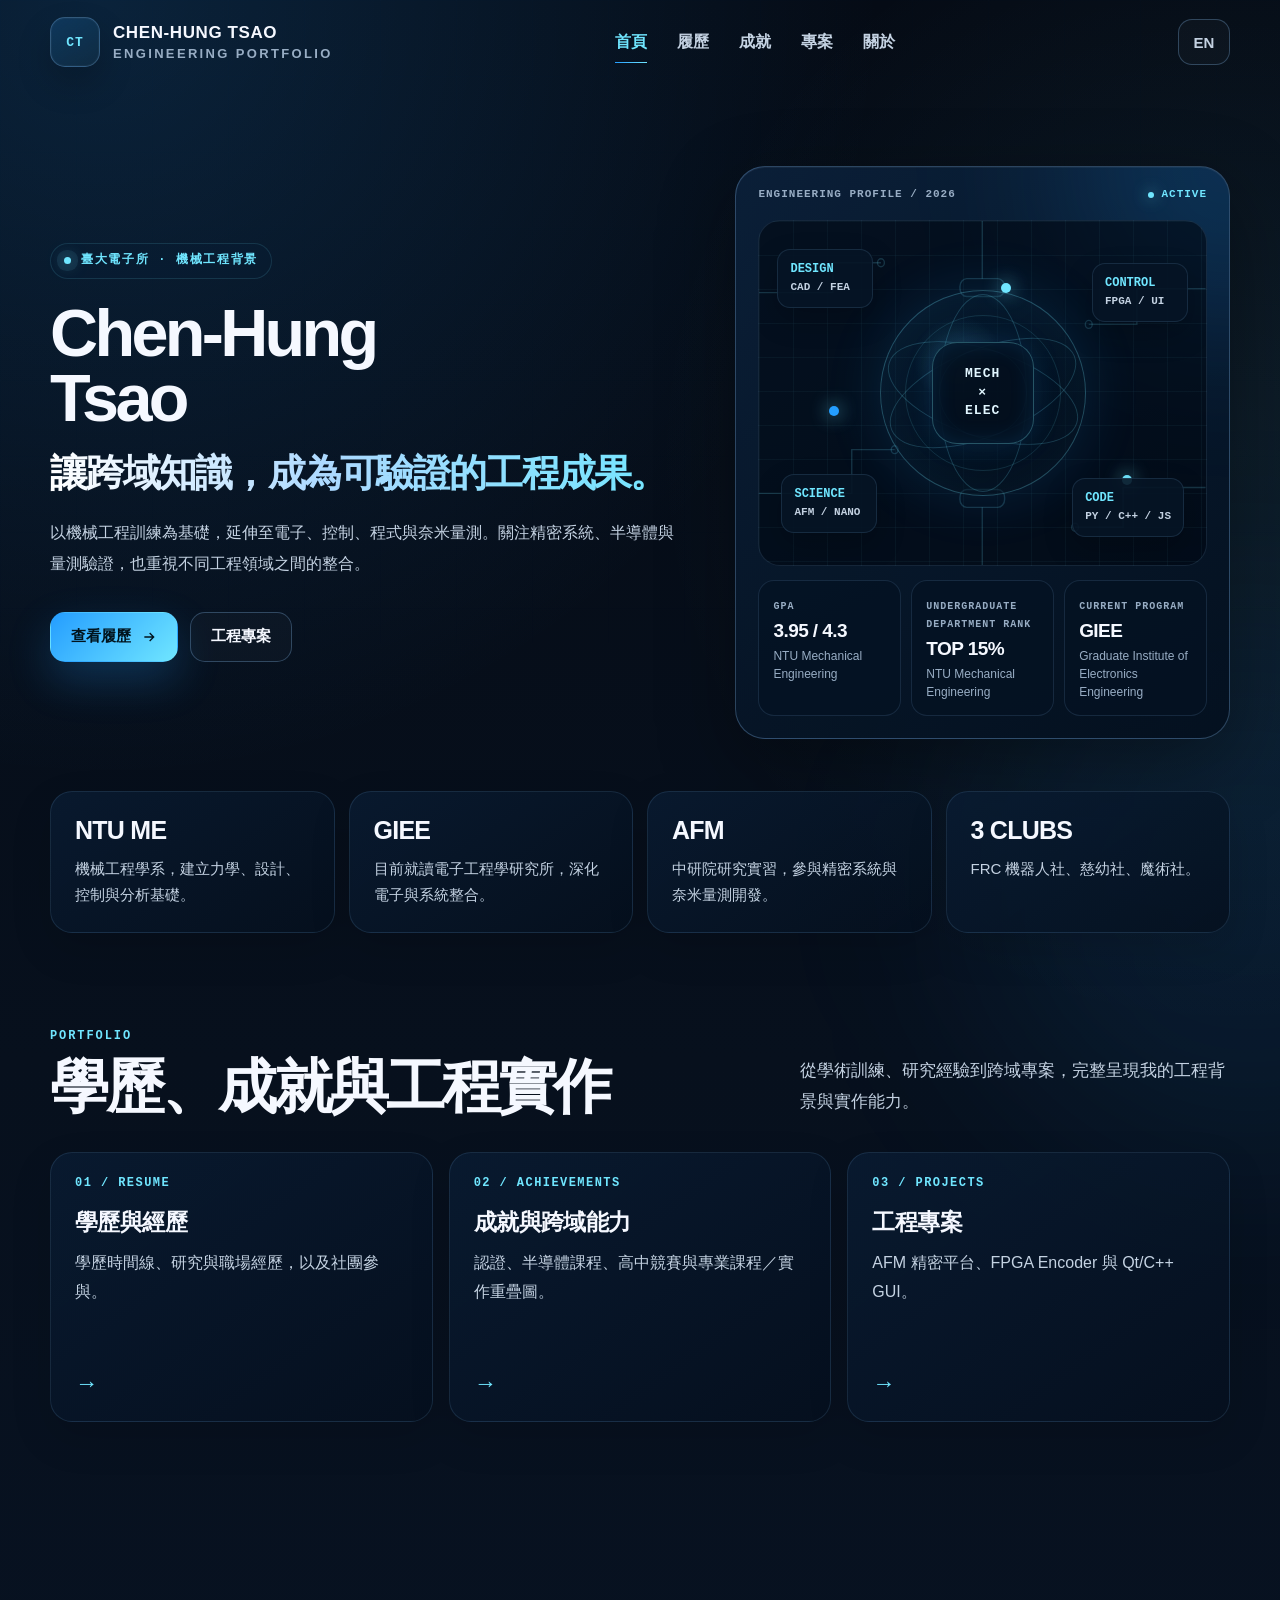
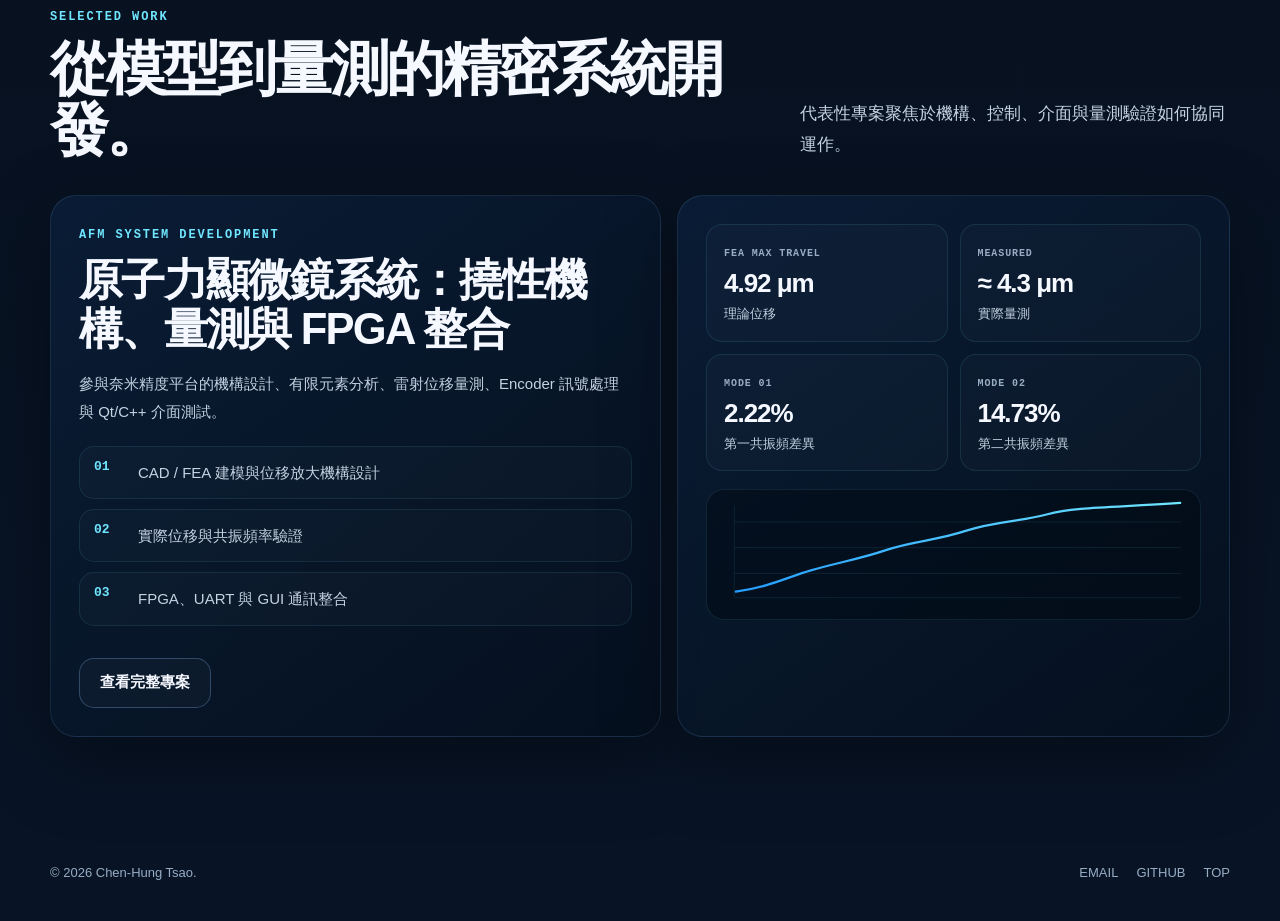
<file: index.html>
<!doctype html>
<html lang="zh-Hant" data-lang="zh">
<head>
  <meta charset="utf-8">
  <meta name="viewport" content="width=device-width, initial-scale=1">
  <meta name="description" content="Chen-Hung Tsao engineering portfolio: electronics, mechanical engineering, precision systems, semiconductor and nano measurement.">
  <meta name="theme-color" content="#050b15">
  <meta property="og:title" content="Chen-Hung Tsao | Engineering Portfolio">
  <meta property="og:description" content="Chen-Hung Tsao engineering portfolio: electronics, mechanical engineering, precision systems, semiconductor and nano measurement.">
  <meta property="og:type" content="website">
  <title>Chen-Hung Tsao | Engineering Portfolio</title>
  <script>document.documentElement.classList.add('js')</script>
  <link rel="icon" href="data:image/svg+xml,%3Csvg xmlns='http://www.w3.org/2000/svg' viewBox='0 0 64 64'%3E%3Crect width='64' height='64' rx='16' fill='%23050b15'/%3E%3Cpath d='M18 19h28v8H36v22h-8V27H18z' fill='%2370e6ff'/%3E%3C/svg%3E">
  <link rel="stylesheet" href="styles.css">
</head>
<body class="is-loading">
  <div class="ambient-cursor" aria-hidden="true"></div>
  <a class="skip-link" href="#main"><span class="zh">跳至主要內容</span><span class="en">Skip to content</span></a>
  <header class="site-header" id="siteHeader">
    <div class="nav shell">
      <a class="brand" href="index.html" aria-label="Chen-Hung Tsao home">
        <span class="brand-mark">CT</span>
        <span class="brand-copy"><span class="brand-name">CHEN-HUNG TSAO</span><span class="brand-role">ENGINEERING PORTFOLIO</span></span>
      </a>
      <nav class="nav-links" id="navLinks" aria-label="Primary navigation"><a href="index.html" data-page="index.html"><span class="zh">首頁</span><span class="en">Home</span></a><a href="resume.html" data-page="resume.html"><span class="zh">履歷</span><span class="en">Resume</span></a><a href="achievements.html" data-page="achievements.html"><span class="zh">成就</span><span class="en">Achievements</span></a><a href="projects.html" data-page="projects.html"><span class="zh">專案</span><span class="en">Projects</span></a><a href="about.html" data-page="about.html"><span class="zh">關於</span><span class="en">About</span></a></nav>
      <div class="nav-actions">
        <button class="lang-toggle" id="langToggle" type="button" aria-label="Switch language">EN</button>
        <button class="nav-toggle" id="navToggle" type="button" aria-label="Open navigation" aria-expanded="false"><span></span></button>
      </div>
    </div>
  </header>
  <main id="main">
<section class="page-hero">
  <div class="shell page-hero-grid">
    <div class="reveal">
      <div class="eyebrow"><span class="status-dot"></span><span class="zh">臺大電子所 · 機械工程背景</span><span class="en">NTU ELECTRONICS · MECHANICAL ENGINEERING</span></div>
      <h1 class="hero-name"><span>Chen-Hung</span><span>Tsao</span></h1>
      <div class="hero-tagline zh">讓跨域知識，成為可驗證的工程成果。</div>
      <div class="hero-tagline en">Turning cross-domain knowledge into verifiable engineering outcomes.</div>
      <p class="hero-copy zh">以機械工程訓練為基礎，延伸至電子、控制、程式與奈米量測。關注精密系統、半導體與量測驗證，也重視不同工程領域之間的整合。</p>
      <p class="hero-copy en">Built on mechanical-engineering training and extended into electronics, control, programming, and nano-scale measurement. My focus includes precision systems, semiconductors, measurement, and cross-domain integration.</p>
      <div class="hero-actions">
        <a class="button button-primary" href="resume.html"><span class="zh">查看履歷</span><span class="en">View resume</span><svg viewBox="0 0 24 24" fill="none" stroke="currentColor" stroke-width="2"><path d="M5 12h14M13 6l6 6-6 6"/></svg></a>
        <a class="button button-secondary" href="projects.html"><span class="zh">工程專案</span><span class="en">Projects</span></a>
      </div>
    </div>
    <div class="system-visual reveal" data-delay="1" aria-label="Cross-domain engineering illustration">
      <div class="system-panel">
        <div class="panel-top"><span>ENGINEERING PROFILE / 2026</span><span class="panel-live">ACTIVE</span></div>
        <div class="system-stage">
          <svg class="circuit-svg" viewBox="0 0 520 346" preserveAspectRatio="none" aria-hidden="true">
            <path d="M0 72H86V42h56"/><path d="M520 68h-80v36h-56"/><path d="M0 274h108v-44h50"/><path d="M520 268h-96v40h-56"/><path d="M260 0v58"/><path d="M260 346v-58"/>
            <circle cx="142" cy="42" r="4"/><circle cx="384" cy="104" r="4"/><circle cx="158" cy="230" r="4"/><circle cx="368" cy="308" r="4"/><rect x="234" y="58" width="52" height="18" rx="8"/><rect x="234" y="270" width="52" height="18" rx="8"/>
          </svg>
          <div class="atom-core"></div><div class="orbit orbit-a"></div><div class="orbit orbit-b"></div><div class="orbit orbit-c"></div><div class="electron e1"></div><div class="electron e2"></div><div class="electron e3"></div><div class="center-chip">MECH<br>×<br>ELEC</div>
          <div class="node node-a"><strong>DESIGN</strong>CAD / FEA</div><div class="node node-b"><strong>CONTROL</strong>FPGA / UI</div><div class="node node-c"><strong>SCIENCE</strong>AFM / NANO</div><div class="node node-d"><strong>CODE</strong>PY / C++ / JS</div>
        </div>
        <div class="panel-metrics"><div class="metric"><small>GPA</small><strong>3.95 / 4.3</strong><span>NTU Mechanical Engineering</span></div><div class="metric"><small>UNDERGRADUATE DEPARTMENT RANK</small><strong>TOP 15%</strong><span>NTU Mechanical Engineering</span></div><div class="metric"><small>CURRENT PROGRAM</small><strong>GIEE</strong><span>Graduate Institute of Electronics Engineering</span></div></div>
      </div>
    </div>
  </div>
</section>
<section class="shell reveal" aria-label="Profile summary">
  <div class="summary-grid"><article class="summary-card"><strong>NTU ME</strong><p class="zh">機械工程學系，建立力學、設計、控制與分析基礎。</p><p class="en">Mechanical engineering foundation in mechanics, design, control, and analysis.</p></article><article class="summary-card"><strong>GIEE</strong><p class="zh">目前就讀電子工程學研究所，深化電子與系統整合。</p><p class="en">Currently deepening electronics and system integration at NTU.</p></article><article class="summary-card"><strong>AFM</strong><p class="zh">中研院研究實習，參與精密系統與奈米量測開發。</p><p class="en">Academia Sinica research experience in precision systems and nano measurement.</p></article><article class="summary-card"><strong>3 CLUBS</strong><p class="zh">FRC 機器人社、慈幼社、魔術社。</p><p class="en">FRC Robotics, community service, and magic club experience.</p></article></div>
</section>
<section class="section">
  <div class="shell">
    <div class="section-head reveal"><div><span class="kicker">Portfolio</span><h2 class="zh">學歷、成就與工程實作</h2><h2 class="en">Education, achievements, and engineering work</h2></div><p class="zh">從學術訓練、研究經驗到跨域專案，完整呈現我的工程背景與實作能力。</p><p class="en">An overview of my academic training, research experience, and interdisciplinary engineering work.</p></div>
    <div class="link-grid">
      <a class="link-card reveal" href="resume.html"><span class="card-index">01 / RESUME</span><h3 class="zh">學歷與經歷</h3><h3 class="en">Education & Experience</h3><p class="zh">學歷時間線、研究與職場經歷，以及社團參與。</p><p class="en">Education timeline, research and work experience, and campus organizations.</p><span class="card-arrow">→</span></a>
      <a class="link-card reveal" data-delay="1" href="achievements.html"><span class="card-index">02 / ACHIEVEMENTS</span><h3 class="zh">成就與跨域能力</h3><h3 class="en">Achievements & Interdisciplinary Map</h3><p class="zh">認證、半導體課程、高中競賽與專業課程／實作重疊圖。</p><p class="en">Credentials, semiconductor training, competitions, and an interdisciplinary capability map.</p><span class="card-arrow">→</span></a>
      <a class="link-card reveal" data-delay="2" href="projects.html"><span class="card-index">03 / PROJECTS</span><h3 class="zh">工程專案</h3><h3 class="en">Engineering Projects</h3><p class="zh">AFM 精密平台、FPGA Encoder 與 Qt/C++ GUI。</p><p class="en">AFM precision platform, FPGA encoder processing, and Qt/C++ GUI integration.</p><span class="card-arrow">→</span></a>
    </div>
  </div>
</section>
<section class="section">
  <div class="shell">
    <div class="section-head reveal"><div><span class="kicker">Selected Work</span><h2 class="zh">從模型到量測的精密系統開發。</h2><h2 class="en">Precision-system development from model to measurement.</h2></div><p class="zh">代表性專案聚焦於機構、控制、介面與量測驗證如何協同運作。</p><p class="en">The representative project shows how mechanics, control, interfaces, and measurement work together.</p></div>
    <div class="project-preview">
      <article class="preview-copy reveal"><span class="kicker">AFM SYSTEM DEVELOPMENT</span><h3 class="zh">原子力顯微鏡系統：撓性機構、量測與 FPGA 整合</h3><h3 class="en">AFM system: flexure mechanics, measurement, and FPGA integration</h3><p class="zh">參與奈米精度平台的機構設計、有限元素分析、雷射位移量測、Encoder 訊號處理與 Qt/C++ 介面測試。</p><p class="en">Worked on precision mechanics, finite-element analysis, laser displacement measurement, encoder processing, and Qt/C++ interface tests.</p><div class="project-points"><div><b>01</b><span class="zh">CAD / FEA 建模與位移放大機構設計</span><span class="en">CAD / FEA modeling and displacement amplification</span></div><div><b>02</b><span class="zh">實際位移與共振頻率驗證</span><span class="en">Measured displacement and resonance validation</span></div><div><b>03</b><span class="zh">FPGA、UART 與 GUI 通訊整合</span><span class="en">FPGA, UART, and GUI communication integration</span></div></div><div class="hero-actions"><a class="button button-secondary" href="projects.html"><span class="zh">查看完整專案</span><span class="en">View case study</span></a></div></article>
      <div class="preview-data reveal" data-delay="1"><div class="preview-data-grid"><div class="data-box"><small>FEA MAX TRAVEL</small><strong>4.92 μm</strong><span class="zh">理論位移</span><span class="en">Simulated travel</span></div><div class="data-box"><small>MEASURED</small><strong>≈ 4.3 μm</strong><span class="zh">實際量測</span><span class="en">Measured travel</span></div><div class="data-box"><small>MODE 01</small><strong>2.22%</strong><span class="zh">第一共振頻差異</span><span class="en">First-mode difference</span></div><div class="data-box"><small>MODE 02</small><strong>14.73%</strong><span class="zh">第二共振頻差異</span><span class="en">Second-mode difference</span></div></div><div class="mini-chart"><svg viewBox="0 0 650 170" preserveAspectRatio="none"><defs><linearGradient id="line-gradient" x1="0" x2="1"><stop stop-color="#249dff"/><stop offset="1" stop-color="#70e6ff"/></linearGradient></defs><path class="axis" d="M36 20V142H625M36 110H625M36 76H625M36 42H625"/><path class="plot" d="M38 134C82 128 103 116 137 106s65-15 100-27 65-12 104-25 72-12 108-22 91-9 175-15"/></svg></div></div>
    </div>
  </div>
</section>
</main>
  <footer>
    <div class="shell footer-row"><span>© <span id="year"></span> Chen-Hung Tsao.</span><div class="footer-links"><a href="mailto:zoo312760851@gmail.com">EMAIL</a><a href="https://github.com/zoo312760851" target="_blank" rel="noreferrer">GITHUB</a><a href="#main">TOP</a></div></div>
  </footer>
  <script src="app.js"></script>
</body>
</html>
</file>
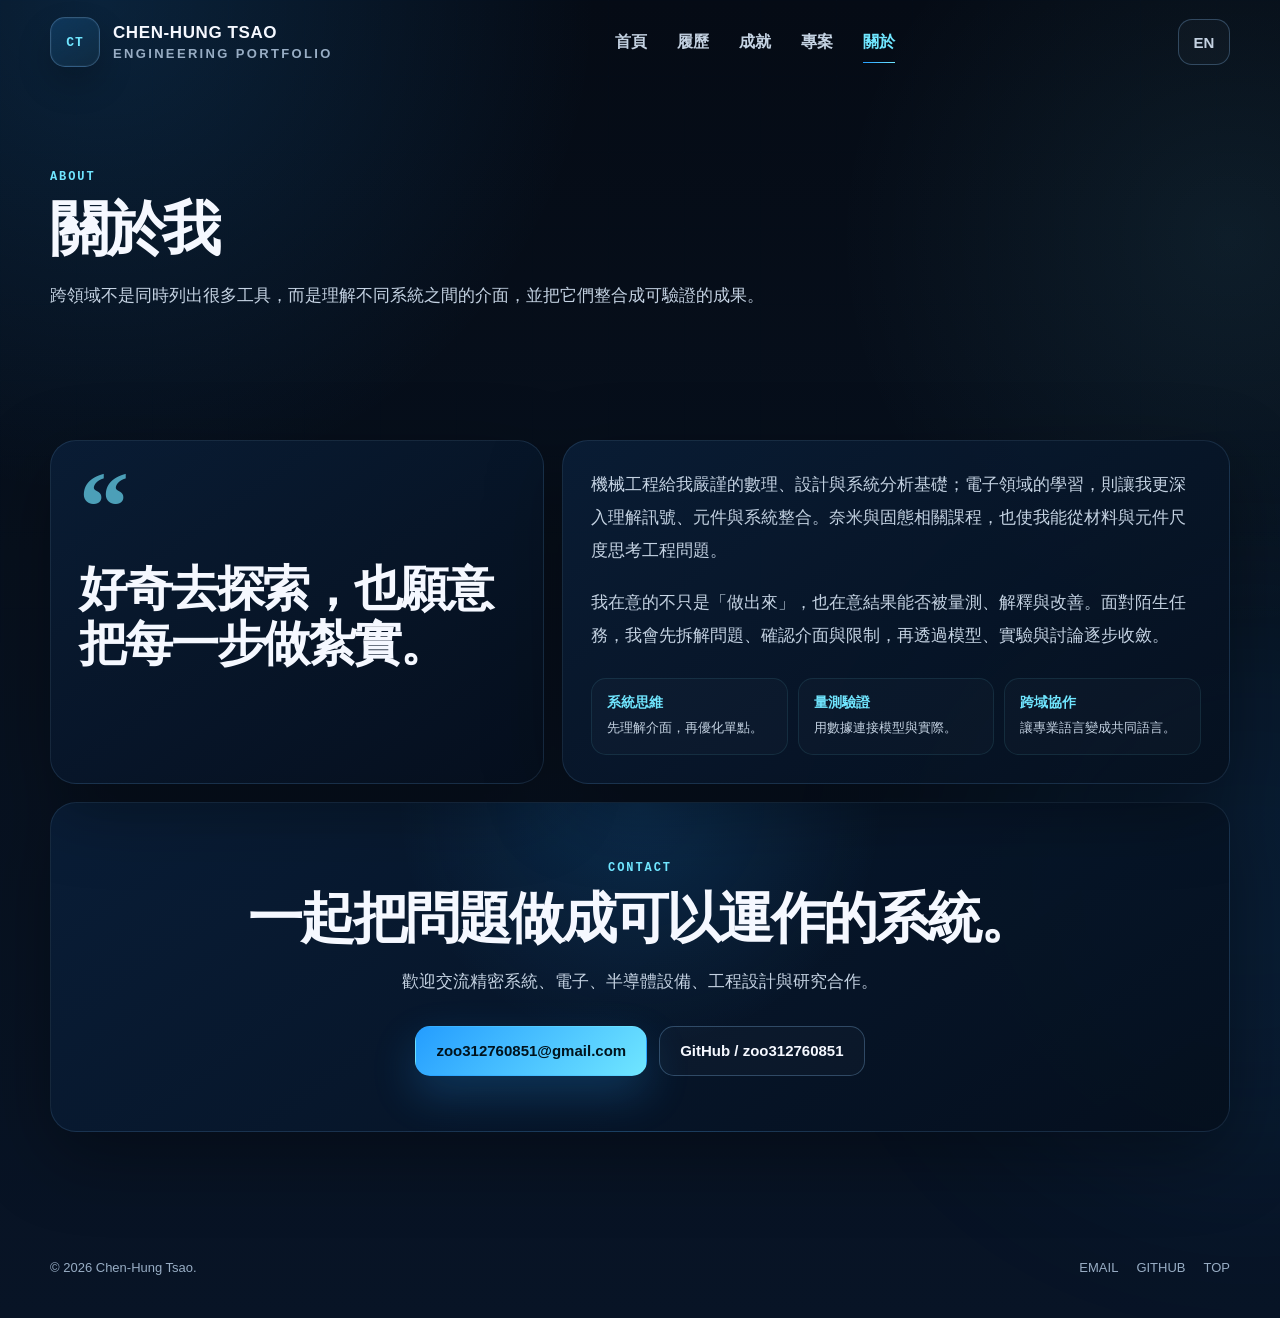
<file: about.html>
<!doctype html>
<html lang="zh-Hant" data-lang="zh">
<head>
  <meta charset="utf-8">
  <meta name="viewport" content="width=device-width, initial-scale=1">
  <meta name="description" content="About Chen-Hung Tsao and contact information.">
  <meta name="theme-color" content="#050b15">
  <meta property="og:title" content="About | Chen-Hung Tsao">
  <meta property="og:description" content="About Chen-Hung Tsao and contact information.">
  <meta property="og:type" content="website">
  <title>About | Chen-Hung Tsao</title>
  <script>document.documentElement.classList.add('js')</script>
  <link rel="icon" href="data:image/svg+xml,%3Csvg xmlns='http://www.w3.org/2000/svg' viewBox='0 0 64 64'%3E%3Crect width='64' height='64' rx='16' fill='%23050b15'/%3E%3Cpath d='M18 19h28v8H36v22h-8V27H18z' fill='%2370e6ff'/%3E%3C/svg%3E">
  <link rel="stylesheet" href="styles.css">
</head>
<body class="is-loading">
  <div class="ambient-cursor" aria-hidden="true"></div>
  <a class="skip-link" href="#main"><span class="zh">跳至主要內容</span><span class="en">Skip to content</span></a>
  <header class="site-header" id="siteHeader">
    <div class="nav shell">
      <a class="brand" href="index.html" aria-label="Chen-Hung Tsao home">
        <span class="brand-mark">CT</span>
        <span class="brand-copy"><span class="brand-name">CHEN-HUNG TSAO</span><span class="brand-role">ENGINEERING PORTFOLIO</span></span>
      </a>
      <nav class="nav-links" id="navLinks" aria-label="Primary navigation"><a href="index.html" data-page="index.html"><span class="zh">首頁</span><span class="en">Home</span></a><a href="resume.html" data-page="resume.html"><span class="zh">履歷</span><span class="en">Resume</span></a><a href="achievements.html" data-page="achievements.html"><span class="zh">成就</span><span class="en">Achievements</span></a><a href="projects.html" data-page="projects.html"><span class="zh">專案</span><span class="en">Projects</span></a><a href="about.html" data-page="about.html"><span class="zh">關於</span><span class="en">About</span></a></nav>
      <div class="nav-actions">
        <button class="lang-toggle" id="langToggle" type="button" aria-label="Switch language">EN</button>
        <button class="nav-toggle" id="navToggle" type="button" aria-label="Open navigation" aria-expanded="false"><span></span></button>
      </div>
    </div>
  </header>
  <main id="main">
<section class="page-hero compact"><div class="shell reveal"><span class="kicker">About</span><h1 class="page-title zh">關於我</h1><h1 class="page-title en">About Me</h1><p class="page-intro zh">跨領域不是同時列出很多工具，而是理解不同系統之間的介面，並把它們整合成可驗證的成果。</p><p class="page-intro en">Interdisciplinary work is not a list of tools—it is understanding interfaces between systems and integrating them into results that can be validated.</p></div></section>
<section class="section"><div class="shell"><div class="about-grid"><article class="about-quote reveal"><div class="quote-mark">“</div><h2 class="zh">好奇去探索，也願意把每一步做紮實。</h2><h2 class="en">Curious enough to explore, disciplined enough to validate.</h2></article><article class="about-copy reveal" data-delay="1"><p class="zh">機械工程給我嚴謹的數理、設計與系統分析基礎；電子領域的學習，則讓我更深入理解訊號、元件與系統整合。奈米與固態相關課程，也使我能從材料與元件尺度思考工程問題。</p><p class="en">Mechanical engineering gives me a rigorous foundation in mathematics, design, and systems analysis; electronics deepens my understanding of signals, devices, and integration. Coursework in nanotechnology and solid-state topics also enables me to reason from material and device scales.</p><p class="zh">我在意的不只是「做出來」，也在意結果能否被量測、解釋與改善。面對陌生任務，我會先拆解問題、確認介面與限制，再透過模型、實驗與討論逐步收斂。</p><p class="en">I care not only about making something work, but also whether it can be measured, explained, and improved. When facing unfamiliar tasks, I break down the problem, identify interfaces and constraints, and converge through modeling, experiments, and discussion.</p><div class="principles"><div class="principle"><strong class="zh">系統思維</strong><strong class="en">Systems Thinking</strong><span class="zh">先理解介面，再優化單點。</span><span class="en">Understand interfaces before optimizing parts.</span></div><div class="principle"><strong class="zh">量測驗證</strong><strong class="en">Measured Validation</strong><span class="zh">用數據連接模型與實際。</span><span class="en">Connect models to reality through data.</span></div><div class="principle"><strong class="zh">跨域協作</strong><strong class="en">Cross-domain Collaboration</strong><span class="zh">讓專業語言變成共同語言。</span><span class="en">Turn expertise into shared language.</span></div></div></article></div><div class="contact-panel reveal"><div><span class="kicker">Contact</span><h2 class="zh">一起把問題做成可以運作的系統。</h2><h2 class="en">Let’s turn a problem into a working system.</h2><p class="zh">歡迎交流精密系統、電子、半導體設備、工程設計與研究合作。</p><p class="en">Open to conversations about precision systems, electronics, semiconductor equipment, engineering design, and research collaboration.</p><div class="contact-actions"><a class="button button-primary" href="mailto:zoo312760851@gmail.com">zoo312760851@gmail.com</a><a class="button button-secondary" href="https://github.com/zoo312760851" target="_blank" rel="noreferrer">GitHub / zoo312760851</a></div></div></div></div></section>
</main>
  <footer>
    <div class="shell footer-row"><span>© <span id="year"></span> Chen-Hung Tsao.</span><div class="footer-links"><a href="mailto:zoo312760851@gmail.com">EMAIL</a><a href="https://github.com/zoo312760851" target="_blank" rel="noreferrer">GITHUB</a><a href="#main">TOP</a></div></div>
  </footer>
  <script src="app.js"></script>
</body>
</html>
</file>
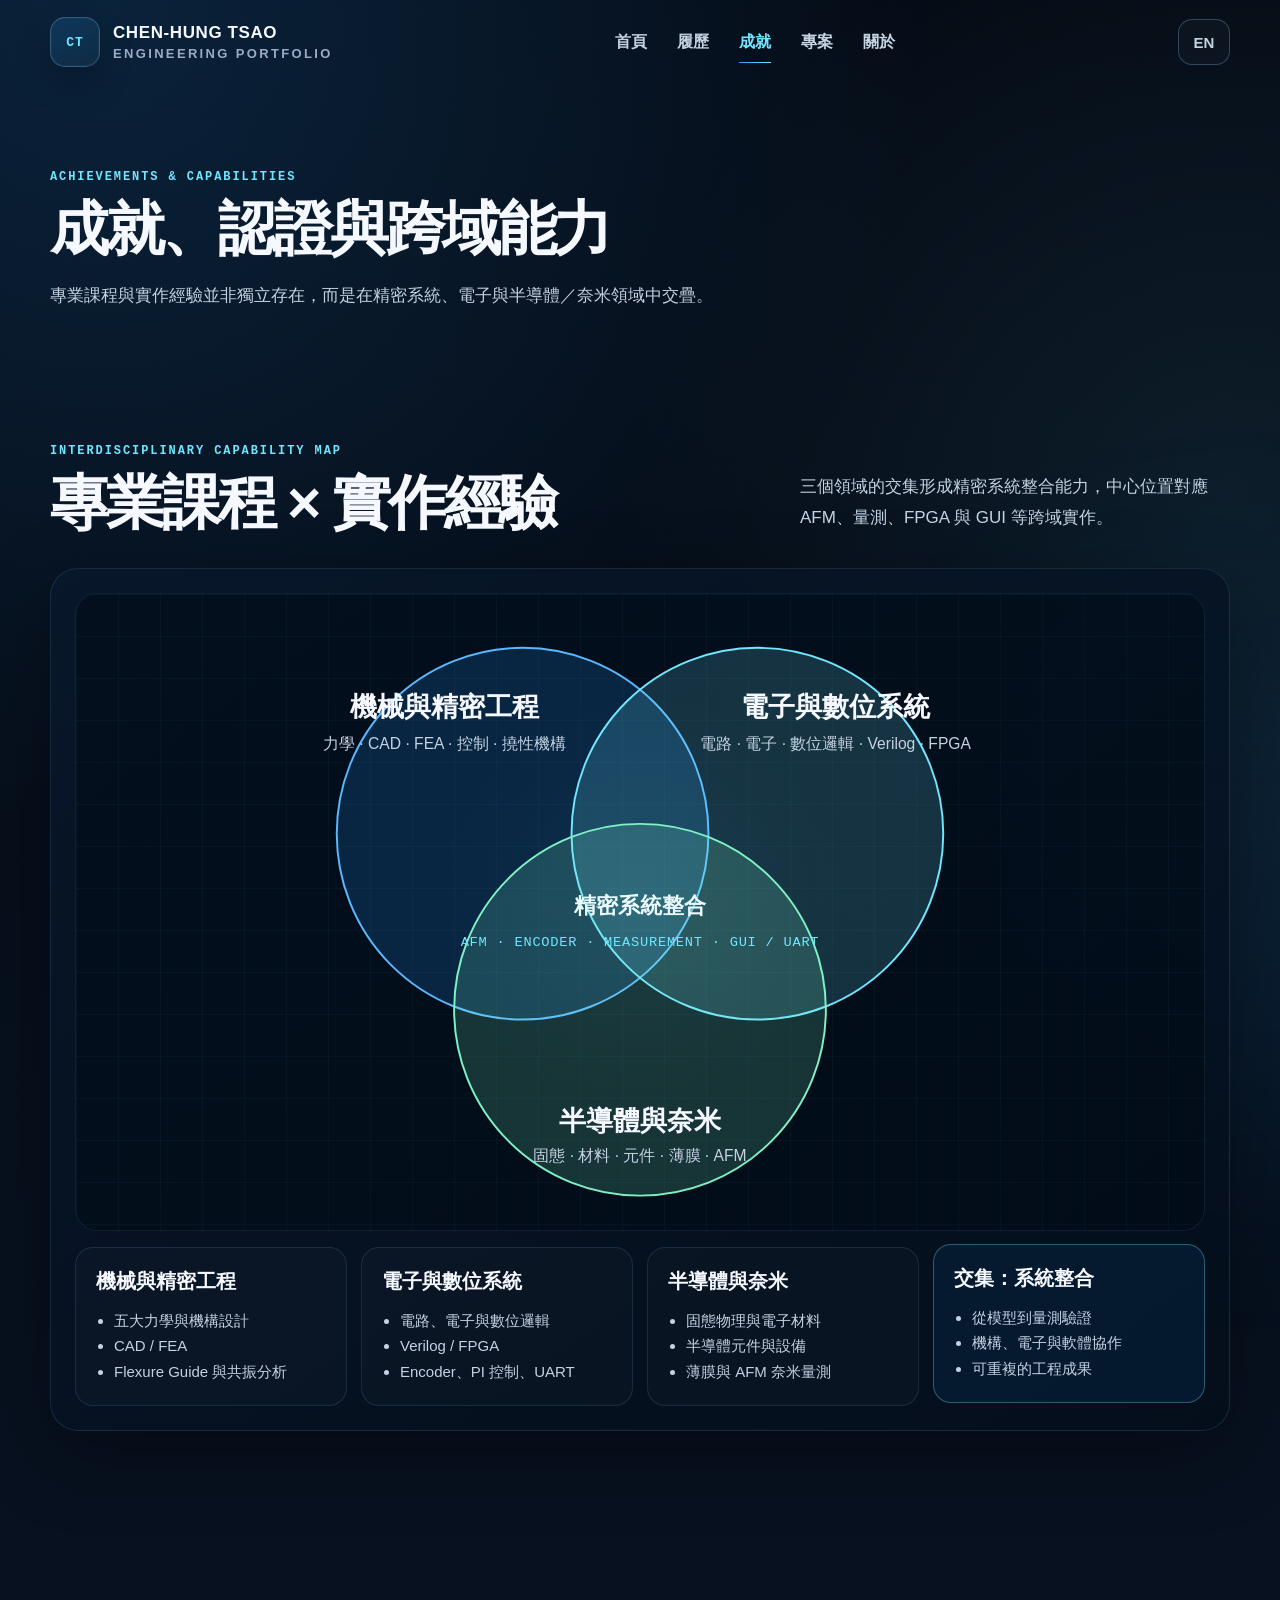
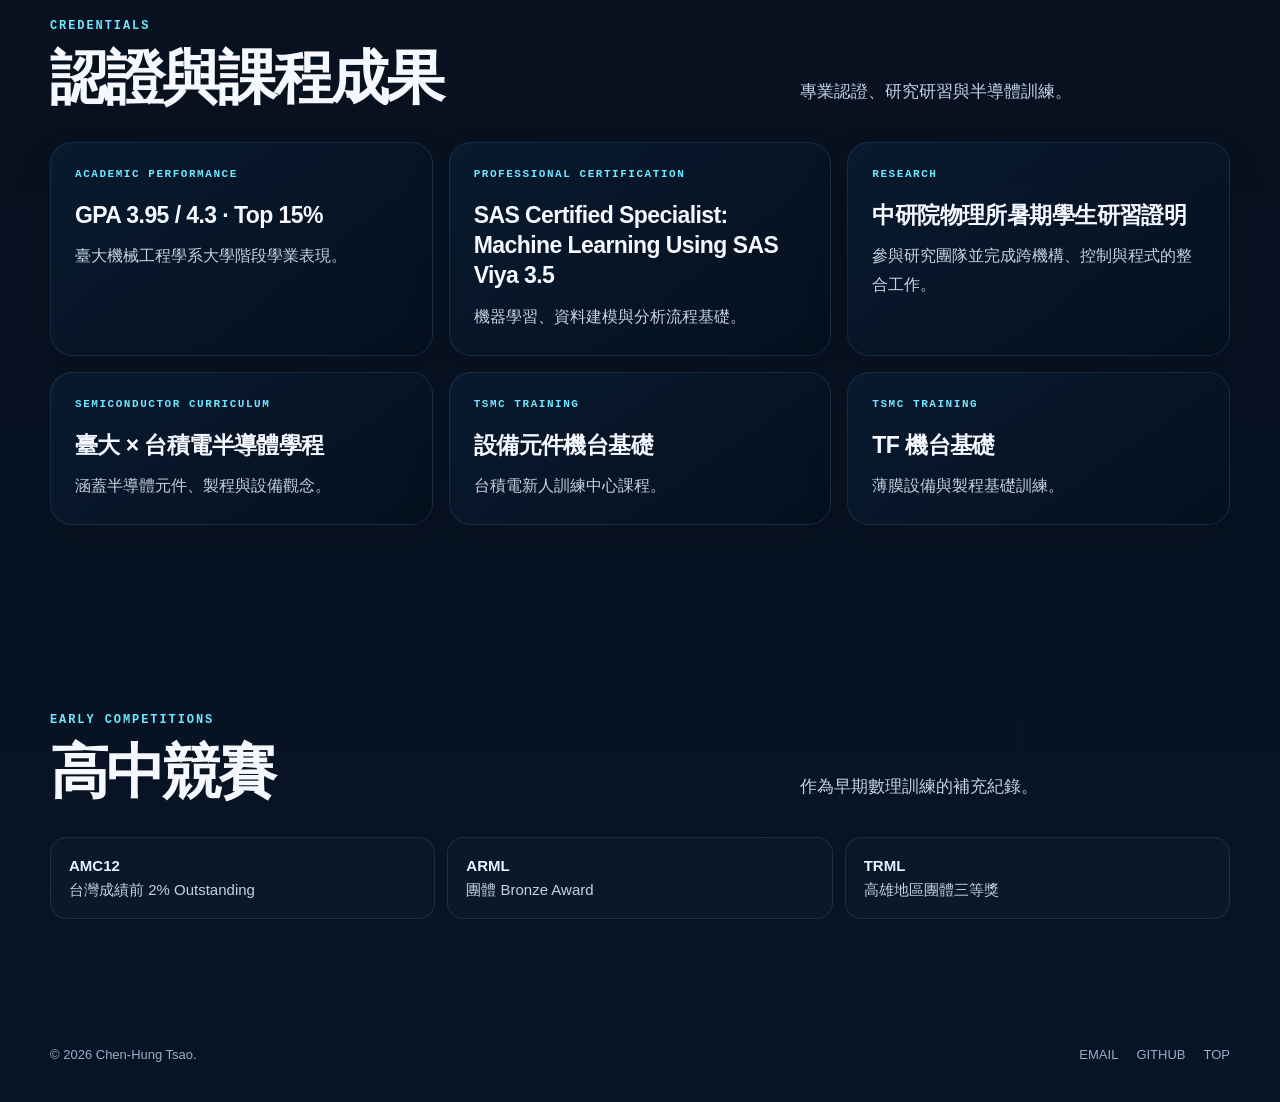
<file: achievements.html>
<!doctype html>
<html lang="zh-Hant" data-lang="zh">
<head>
  <meta charset="utf-8">
  <meta name="viewport" content="width=device-width, initial-scale=1">
  <meta name="description" content="Achievements, credentials, competitions, and interdisciplinary capability map of Chen-Hung Tsao.">
  <meta name="theme-color" content="#050b15">
  <meta property="og:title" content="Achievements | Chen-Hung Tsao">
  <meta property="og:description" content="Achievements, credentials, competitions, and interdisciplinary capability map of Chen-Hung Tsao.">
  <meta property="og:type" content="website">
  <title>Achievements | Chen-Hung Tsao</title>
  <script>document.documentElement.classList.add('js')</script>
  <link rel="icon" href="data:image/svg+xml,%3Csvg xmlns='http://www.w3.org/2000/svg' viewBox='0 0 64 64'%3E%3Crect width='64' height='64' rx='16' fill='%23050b15'/%3E%3Cpath d='M18 19h28v8H36v22h-8V27H18z' fill='%2370e6ff'/%3E%3C/svg%3E">
  <link rel="stylesheet" href="styles.css">
</head>
<body class="is-loading">
  <div class="ambient-cursor" aria-hidden="true"></div>
  <a class="skip-link" href="#main"><span class="zh">跳至主要內容</span><span class="en">Skip to content</span></a>
  <header class="site-header" id="siteHeader">
    <div class="nav shell">
      <a class="brand" href="index.html" aria-label="Chen-Hung Tsao home">
        <span class="brand-mark">CT</span>
        <span class="brand-copy"><span class="brand-name">CHEN-HUNG TSAO</span><span class="brand-role">ENGINEERING PORTFOLIO</span></span>
      </a>
      <nav class="nav-links" id="navLinks" aria-label="Primary navigation"><a href="index.html" data-page="index.html"><span class="zh">首頁</span><span class="en">Home</span></a><a href="resume.html" data-page="resume.html"><span class="zh">履歷</span><span class="en">Resume</span></a><a href="achievements.html" data-page="achievements.html"><span class="zh">成就</span><span class="en">Achievements</span></a><a href="projects.html" data-page="projects.html"><span class="zh">專案</span><span class="en">Projects</span></a><a href="about.html" data-page="about.html"><span class="zh">關於</span><span class="en">About</span></a></nav>
      <div class="nav-actions">
        <button class="lang-toggle" id="langToggle" type="button" aria-label="Switch language">EN</button>
        <button class="nav-toggle" id="navToggle" type="button" aria-label="Open navigation" aria-expanded="false"><span></span></button>
      </div>
    </div>
  </header>
  <main id="main">
<section class="page-hero compact"><div class="shell reveal"><span class="kicker">Achievements & Capabilities</span><h1 class="page-title zh">成就、認證與跨域能力</h1><h1 class="page-title en">Achievements, credentials, and interdisciplinary capabilities</h1><p class="page-intro zh">專業課程與實作經驗並非獨立存在，而是在精密系統、電子與半導體／奈米領域中交疊。</p><p class="page-intro en">Coursework and practical experience overlap across precision mechanics, electronics, and semiconductor / nano domains.</p></div></section>
<section class="section"><div class="shell"><div class="section-head reveal"><div><span class="kicker">Interdisciplinary Capability Map</span><h2 class="zh">專業課程 × 實作經驗</h2><h2 class="en">Coursework × practical experience</h2></div><p class="zh">三個領域的交集形成精密系統整合能力，中心位置對應 AFM、量測、FPGA 與 GUI 等跨域實作。</p><p class="en">The overlap of three domains forms a precision-system integration capability, represented by AFM, measurement, FPGA, and GUI work at the center.</p></div>
<div class="venn-shell reveal">
  <div class="venn-stage">
    <svg class="venn-svg" viewBox="0 0 920 650" preserveAspectRatio="xMidYMid meet" role="img" aria-label="跨域能力文氏圖" data-aria-zh="跨域能力文氏圖" data-aria-en="Interdisciplinary capability Venn diagram">
      <circle class="venn-circle mech" data-domain="mech" tabindex="0" cx="340" cy="245" r="190"/>
      <circle class="venn-circle elec" data-domain="elec" tabindex="0" cx="580" cy="245" r="190"/>
      <circle class="venn-circle nano" data-domain="nano" tabindex="0" cx="460" cy="425" r="190"/>

      <g class="venn-copy" data-venn-lang="zh">
        <text class="venn-label" x="260" y="125" text-anchor="middle">機械與精密工程</text>
        <text class="venn-sub" x="260" y="158" text-anchor="middle">力學 · CAD · FEA · 控制 · 撓性機構</text>
        <text class="venn-label" x="660" y="125" text-anchor="middle">電子與數位系統</text>
        <text class="venn-sub" x="660" y="158" text-anchor="middle">電路 · 電子 · 數位邏輯 · Verilog · FPGA</text>
        <text class="venn-label" x="460" y="548" text-anchor="middle">半導體與奈米</text>
        <text class="venn-sub" x="460" y="580" text-anchor="middle">固態 · 材料 · 元件 · 薄膜 · AFM</text>
        <text class="venn-center" x="460" y="326">精密系統整合</text>
        <text class="venn-center-sub" x="460" y="360">AFM · ENCODER · MEASUREMENT · GUI / UART</text>
      </g>

      <g class="venn-copy" data-venn-lang="en">
        <text class="venn-label venn-label-en" x="260" y="112" text-anchor="middle">
          <tspan x="260" dy="0">Mechanical &amp;</tspan>
          <tspan x="260" dy="29">Precision Engineering</tspan>
        </text>
        <text class="venn-sub" x="260" y="170" text-anchor="middle">Mechanics · CAD · FEA · Control · Flexures</text>
        <text class="venn-label venn-label-en" x="660" y="112" text-anchor="middle">
          <tspan x="660" dy="0">Electronics &amp;</tspan>
          <tspan x="660" dy="29">Digital Systems</tspan>
        </text>
        <text class="venn-sub" x="660" y="170" text-anchor="middle">Circuits · Logic · Verilog · FPGA</text>
        <text class="venn-label venn-label-en" x="460" y="536" text-anchor="middle">
          <tspan x="460" dy="0">Semiconductor</tspan>
          <tspan x="460" dy="29">&amp; Nanotechnology</tspan>
        </text>
        <text class="venn-sub" x="460" y="596" text-anchor="middle">Solid State · Materials · Devices · Thin Film · AFM</text>
        <text class="venn-center" x="460" y="326">Precision System Integration</text>
        <text class="venn-center-sub" x="460" y="360">AFM · ENCODER · MEASUREMENT · GUI / UART</text>
      </g>
    </svg>
  </div>

  <div class="domain-grid">
    <article class="domain-card" data-domain="mech">
      <h3 class="zh">機械與精密工程</h3><h3 class="en">Mechanical &amp; Precision Engineering</h3>
      <ul class="zh"><li>五大力學與機構設計</li><li>CAD / FEA</li><li>Flexure Guide 與共振分析</li></ul>
      <ul class="en"><li>Core mechanics and mechanism design</li><li>CAD / FEA</li><li>Flexure guides and resonance analysis</li></ul>
    </article>
    <article class="domain-card" data-domain="elec">
      <h3 class="zh">電子與數位系統</h3><h3 class="en">Electronics &amp; Digital Systems</h3>
      <ul class="zh"><li>電路、電子與數位邏輯</li><li>Verilog / FPGA</li><li>Encoder、PI 控制、UART</li></ul>
      <ul class="en"><li>Circuits, electronics, and digital logic</li><li>Verilog / FPGA</li><li>Encoder, PI control, and UART</li></ul>
    </article>
    <article class="domain-card" data-domain="nano">
      <h3 class="zh">半導體與奈米</h3><h3 class="en">Semiconductor &amp; Nano</h3>
      <ul class="zh"><li>固態物理與電子材料</li><li>半導體元件與設備</li><li>薄膜與 AFM 奈米量測</li></ul>
      <ul class="en"><li>Solid-state physics and electronic materials</li><li>Semiconductor devices and equipment</li><li>Thin films and AFM nano measurement</li></ul>
    </article>
    <article class="domain-card" data-domain="center">
      <h3 class="zh">交集：系統整合</h3><h3 class="en">Intersection: System Integration</h3>
      <ul class="zh"><li>從模型到量測驗證</li><li>機構、電子與軟體協作</li><li>可重複的工程成果</li></ul>
      <ul class="en"><li>From modeling to measurement validation</li><li>Mechanical, electronic, and software integration</li><li>Repeatable engineering outcomes</li></ul>
    </article>
  </div>
</div>
</div></section>
<section class="section"><div class="shell"><div class="section-head reveal"><div><span class="kicker">Credentials</span><h2 class="zh">認證與課程成果</h2><h2 class="en">Credentials & Coursework</h2></div><p class="zh">專業認證、研究研習與半導體訓練。</p><p class="en">Professional certification, research training, and semiconductor coursework.</p></div><div class="credential-grid">
  <article class="credential-card reveal"><div class="card-type">ACADEMIC PERFORMANCE</div><h3>GPA 3.95 / 4.3 · Top 15%</h3><p class="zh">臺大機械工程學系大學階段學業表現。</p><p class="en">Undergraduate academic performance in NTU Mechanical Engineering.</p></article>
  <article class="credential-card reveal" data-delay="1"><div class="card-type">PROFESSIONAL CERTIFICATION</div><h3>SAS Certified Specialist: Machine Learning Using SAS Viya 3.5</h3><p class="zh">機器學習、資料建模與分析流程基礎。</p><p class="en">Foundation in machine learning, data modeling, and analytical workflows.</p></article>
  <article class="credential-card reveal" data-delay="2"><div class="card-type">RESEARCH</div><h3 class="zh">中研院物理所暑期學生研習證明</h3><h3 class="en">Academia Sinica Summer Research Certificate</h3><p class="zh">參與研究團隊並完成跨機構、控制與程式的整合工作。</p><p class="en">Research-team experience across mechanics, control, and programming.</p></article>
  <article class="credential-card reveal"><div class="card-type">SEMICONDUCTOR CURRICULUM</div><h3 class="zh">臺大 × 台積電半導體學程</h3><h3 class="en">NTU × TSMC Semiconductor Curriculum</h3><p class="zh">涵蓋半導體元件、製程與設備觀念。</p><p class="en">Coursework spanning semiconductor devices, processes, and equipment.</p></article>
  <article class="credential-card reveal" data-delay="1"><div class="card-type">TSMC TRAINING</div><h3 class="zh">設備元件機台基礎</h3><h3 class="en">Equipment Components Fundamentals</h3><p class="zh">台積電新人訓練中心課程。</p><p class="en">TSMC newcomer training course.</p></article>
  <article class="credential-card reveal" data-delay="2"><div class="card-type">TSMC TRAINING</div><h3 class="zh">TF 機台基礎</h3><h3 class="en">Thin-Film Equipment Fundamentals</h3><p class="zh">薄膜設備與製程基礎訓練。</p><p class="en">Training in thin-film equipment and process fundamentals.</p></article>
</div></div></section>
<section class="section"><div class="shell"><div class="section-head reveal"><div><span class="kicker">Early Competitions</span><h2 class="zh">高中競賽</h2><h2 class="en">High-school competitions</h2></div><p class="zh">作為早期數理訓練的補充紀錄。</p><p class="en">Supporting record of early mathematical training.</p></div><div class="competition-strip"><div class="competition-item"><strong>AMC12</strong><br><span class="zh">台灣成績前 2% Outstanding</span><span class="en">Top 2% in Taiwan — Outstanding</span></div><div class="competition-item"><strong>ARML</strong><br><span class="zh">團體 Bronze Award</span><span class="en">Team Bronze Award</span></div><div class="competition-item"><strong>TRML</strong><br><span class="zh">高雄地區團體三等獎</span><span class="en">Kaohsiung Region Team Third Prize</span></div></div></div></section>
</main>
  <footer>
    <div class="shell footer-row"><span>© <span id="year"></span> Chen-Hung Tsao.</span><div class="footer-links"><a href="mailto:zoo312760851@gmail.com">EMAIL</a><a href="https://github.com/zoo312760851" target="_blank" rel="noreferrer">GITHUB</a><a href="#main">TOP</a></div></div>
  </footer>
  <script src="app.js"></script>
</body>
</html>
</file>
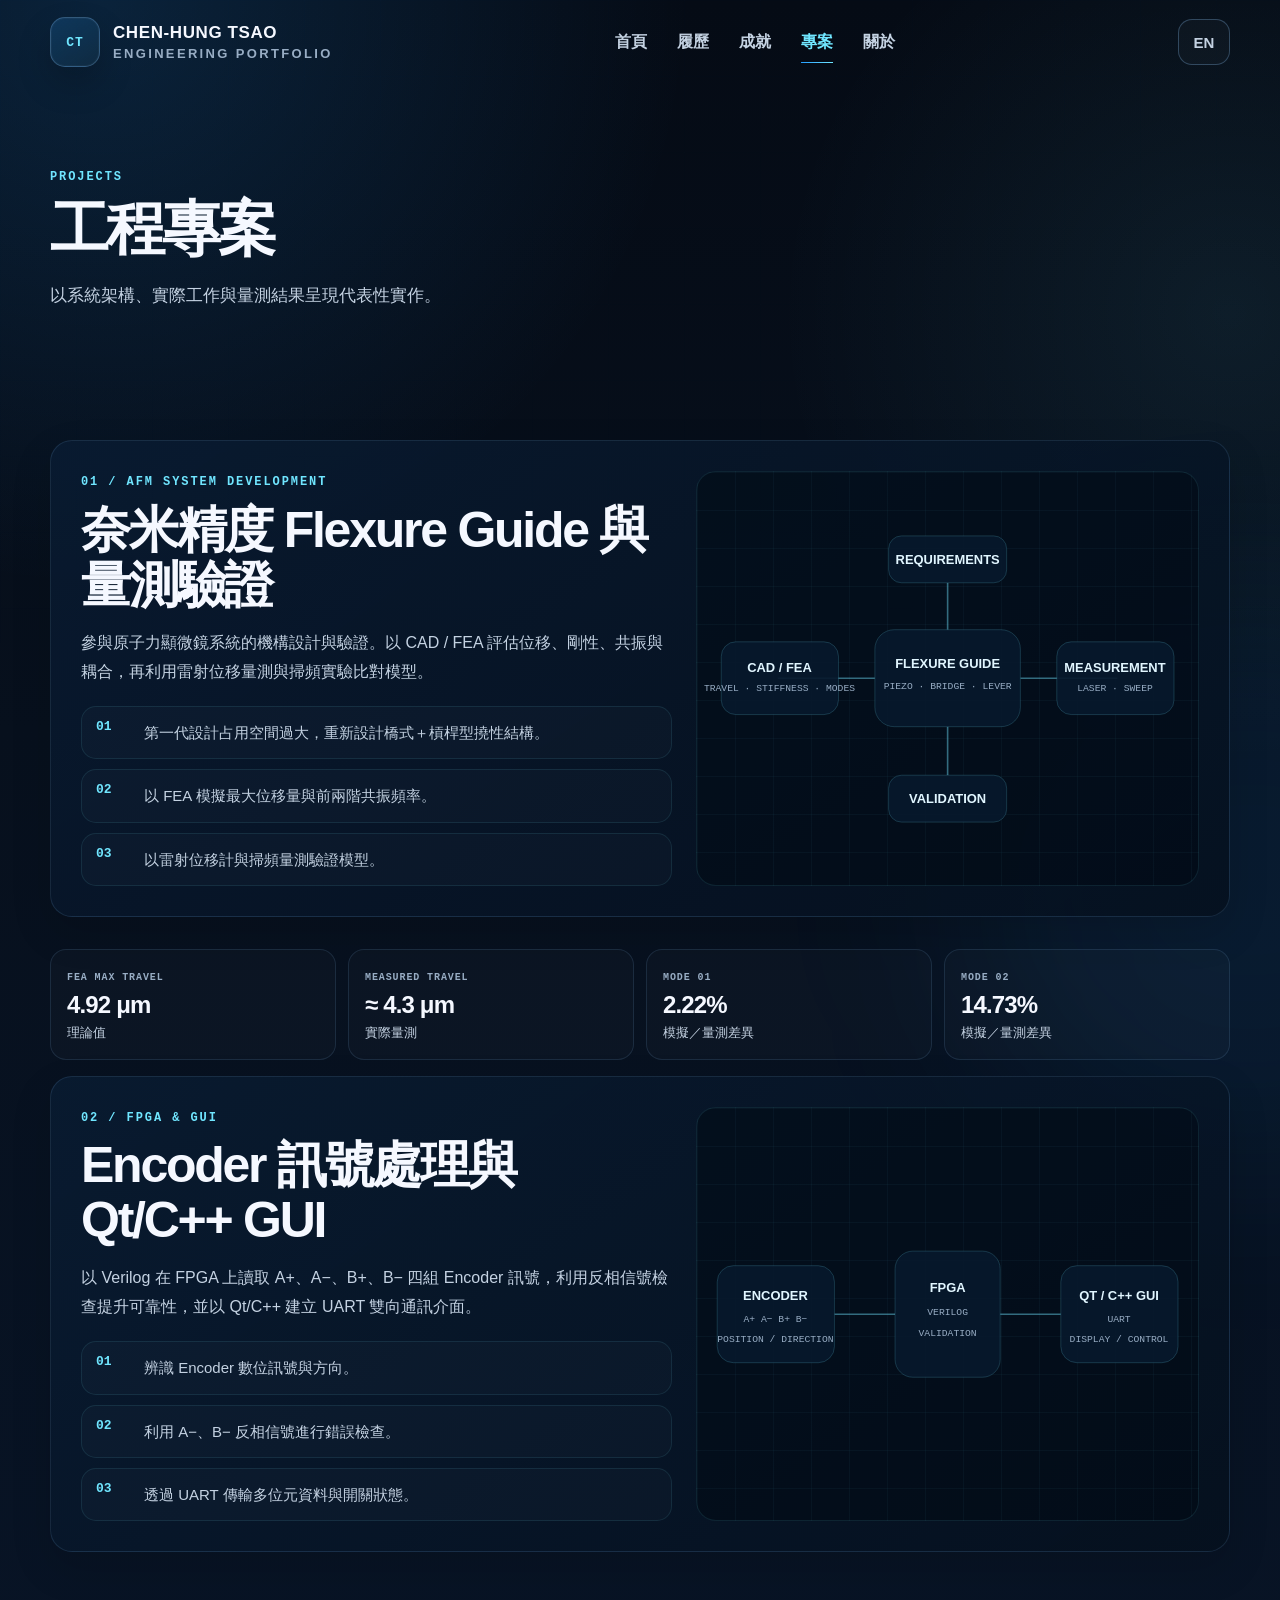
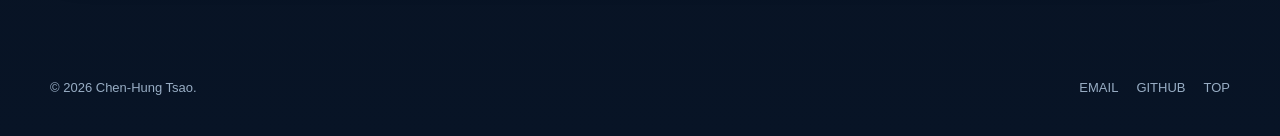
<file: projects.html>
<!doctype html>
<html lang="zh-Hant" data-lang="zh">
<head>
  <meta charset="utf-8">
  <meta name="viewport" content="width=device-width, initial-scale=1">
  <meta name="description" content="Engineering projects in AFM precision systems, flexure mechanisms, FPGA, encoder processing, and Qt/C++ GUI.">
  <meta name="theme-color" content="#050b15">
  <meta property="og:title" content="Projects | Chen-Hung Tsao">
  <meta property="og:description" content="Engineering projects in AFM precision systems, flexure mechanisms, FPGA, encoder processing, and Qt/C++ GUI.">
  <meta property="og:type" content="website">
  <title>Projects | Chen-Hung Tsao</title>
  <script>document.documentElement.classList.add('js')</script>
  <link rel="icon" href="data:image/svg+xml,%3Csvg xmlns='http://www.w3.org/2000/svg' viewBox='0 0 64 64'%3E%3Crect width='64' height='64' rx='16' fill='%23050b15'/%3E%3Cpath d='M18 19h28v8H36v22h-8V27H18z' fill='%2370e6ff'/%3E%3C/svg%3E">
  <link rel="stylesheet" href="styles.css">
</head>
<body class="is-loading">
  <div class="ambient-cursor" aria-hidden="true"></div>
  <a class="skip-link" href="#main"><span class="zh">跳至主要內容</span><span class="en">Skip to content</span></a>
  <header class="site-header" id="siteHeader">
    <div class="nav shell">
      <a class="brand" href="index.html" aria-label="Chen-Hung Tsao home">
        <span class="brand-mark">CT</span>
        <span class="brand-copy"><span class="brand-name">CHEN-HUNG TSAO</span><span class="brand-role">ENGINEERING PORTFOLIO</span></span>
      </a>
      <nav class="nav-links" id="navLinks" aria-label="Primary navigation"><a href="index.html" data-page="index.html"><span class="zh">首頁</span><span class="en">Home</span></a><a href="resume.html" data-page="resume.html"><span class="zh">履歷</span><span class="en">Resume</span></a><a href="achievements.html" data-page="achievements.html"><span class="zh">成就</span><span class="en">Achievements</span></a><a href="projects.html" data-page="projects.html"><span class="zh">專案</span><span class="en">Projects</span></a><a href="about.html" data-page="about.html"><span class="zh">關於</span><span class="en">About</span></a></nav>
      <div class="nav-actions">
        <button class="lang-toggle" id="langToggle" type="button" aria-label="Switch language">EN</button>
        <button class="nav-toggle" id="navToggle" type="button" aria-label="Open navigation" aria-expanded="false"><span></span></button>
      </div>
    </div>
  </header>
  <main id="main">
<section class="page-hero compact"><div class="shell reveal"><span class="kicker">Projects</span><h1 class="page-title zh">工程專案</h1><h1 class="page-title en">Engineering Projects</h1><p class="page-intro zh">以系統架構、實際工作與量測結果呈現代表性實作。</p><p class="page-intro en">Representative work presented through system architecture, contributions, and measured results.</p></div></section>
<section class="section"><div class="shell case-study">
  <article class="project-card featured reveal"><div><span class="kicker">01 / AFM SYSTEM DEVELOPMENT</span><h2 class="zh">奈米精度 Flexure Guide 與量測驗證</h2><h2 class="en">Nano-precision flexure guide and measurement validation</h2><p class="zh">參與原子力顯微鏡系統的機構設計與驗證。以 CAD / FEA 評估位移、剛性、共振與耦合，再利用雷射位移量測與掃頻實驗比對模型。</p><p class="en">Contributed to the mechanical design and validation of an AFM system. CAD / FEA were used to evaluate travel, stiffness, resonance, and coupling, followed by laser displacement and frequency-sweep experiments.</p><div class="project-flow"><div class="flow-step"><b>01</b><span class="zh">第一代設計占用空間過大，重新設計橋式＋槓桿型撓性結構。</span><span class="en">Redesigned the initial oversized concept into a bridge-and-lever flexure mechanism.</span></div><div class="flow-step"><b>02</b><span class="zh">以 FEA 模擬最大位移量與前兩階共振頻率。</span><span class="en">Simulated maximum travel and the first two resonance modes with FEA.</span></div><div class="flow-step"><b>03</b><span class="zh">以雷射位移計與掃頻量測驗證模型。</span><span class="en">Validated the model using laser displacement and frequency-sweep measurements.</span></div></div></div><div class="project-visual"><svg viewBox="0 0 620 420" preserveAspectRatio="xMidYMid meet" role="img" aria-label="Flexure guide workflow diagram"><path class="wire" d="M100 210H220M400 210H520M310 92V150M310 270V330"/><rect class="box" x="30" y="165" width="145" height="90" rx="18"/><text class="title" x="102" y="202" text-anchor="middle">CAD / FEA</text><text class="sub" x="102" y="226" text-anchor="middle">TRAVEL · STIFFNESS · MODES</text><rect class="box" x="220" y="150" width="180" height="120" rx="24"/><text class="title" x="310" y="198" text-anchor="middle">FLEXURE GUIDE</text><text class="sub" x="310" y="223" text-anchor="middle">PIEZO · BRIDGE · LEVER</text><rect class="box" x="445" y="165" width="145" height="90" rx="18"/><text class="title" x="517" y="202" text-anchor="middle">MEASUREMENT</text><text class="sub" x="517" y="226" text-anchor="middle">LASER · SWEEP</text><rect class="box" x="237" y="34" width="146" height="58" rx="16"/><text class="title" x="310" y="69" text-anchor="middle">REQUIREMENTS</text><rect class="box" x="237" y="330" width="146" height="58" rx="16"/><text class="title" x="310" y="365" text-anchor="middle">VALIDATION</text></svg></div></article>
  <div class="project-results reveal"><div class="result"><small>FEA MAX TRAVEL</small><strong>4.92 μm</strong><span class="zh">理論值</span><span class="en">Simulation</span></div><div class="result"><small>MEASURED TRAVEL</small><strong>≈ 4.3 μm</strong><span class="zh">實際量測</span><span class="en">Measurement</span></div><div class="result"><small>MODE 01</small><strong>2.22%</strong><span class="zh">模擬／量測差異</span><span class="en">Simulation / measurement difference</span></div><div class="result"><small>MODE 02</small><strong>14.73%</strong><span class="zh">模擬／量測差異</span><span class="en">Simulation / measurement difference</span></div></div>
  <article class="project-card featured reveal"><div><span class="kicker">02 / FPGA & GUI</span><h2 class="zh">Encoder 訊號處理與 Qt/C++ GUI</h2><h2 class="en">Encoder signal processing and Qt/C++ GUI</h2><p class="zh">以 Verilog 在 FPGA 上讀取 A+、A−、B+、B− 四組 Encoder 訊號，利用反相信號檢查提升可靠性，並以 Qt/C++ 建立 UART 雙向通訊介面。</p><p class="en">Used Verilog on an FPGA to read A+, A−, B+, and B− encoder signals, adding complementary-signal checks for reliability and building a bidirectional UART interface with Qt/C++.</p><div class="project-flow"><div class="flow-step"><b>01</b><span class="zh">辨識 Encoder 數位訊號與方向。</span><span class="en">Decode encoder digital signals and direction.</span></div><div class="flow-step"><b>02</b><span class="zh">利用 A−、B− 反相信號進行錯誤檢查。</span><span class="en">Use complementary A− and B− signals for error checks.</span></div><div class="flow-step"><b>03</b><span class="zh">透過 UART 傳輸多位元資料與開關狀態。</span><span class="en">Exchange multi-bit data and switch states over UART.</span></div></div></div><div class="project-visual"><svg viewBox="0 0 620 420" preserveAspectRatio="xMidYMid meet" role="img" aria-label="FPGA and GUI communication diagram"><path class="wire" d="M170 210H245M375 210H450"/><rect class="box" x="25" y="150" width="145" height="120" rx="20"/><text class="title" x="97" y="192" text-anchor="middle">ENCODER</text><text class="sub" x="97" y="220" text-anchor="middle">A+ A− B+ B−</text><text class="sub" x="97" y="244" text-anchor="middle">POSITION / DIRECTION</text><rect class="box" x="245" y="132" width="130" height="156" rx="22"/><text class="title" x="310" y="183" text-anchor="middle">FPGA</text><text class="sub" x="310" y="211" text-anchor="middle">VERILOG</text><text class="sub" x="310" y="237" text-anchor="middle">VALIDATION</text><rect class="box" x="450" y="150" width="145" height="120" rx="20"/><text class="title" x="522" y="192" text-anchor="middle">QT / C++ GUI</text><text class="sub" x="522" y="220" text-anchor="middle">UART</text><text class="sub" x="522" y="244" text-anchor="middle">DISPLAY / CONTROL</text></svg></div></article>
</div></section>
</main>
  <footer>
    <div class="shell footer-row"><span>© <span id="year"></span> Chen-Hung Tsao.</span><div class="footer-links"><a href="mailto:zoo312760851@gmail.com">EMAIL</a><a href="https://github.com/zoo312760851" target="_blank" rel="noreferrer">GITHUB</a><a href="#main">TOP</a></div></div>
  </footer>
  <script src="app.js"></script>
</body>
</html>
</file>
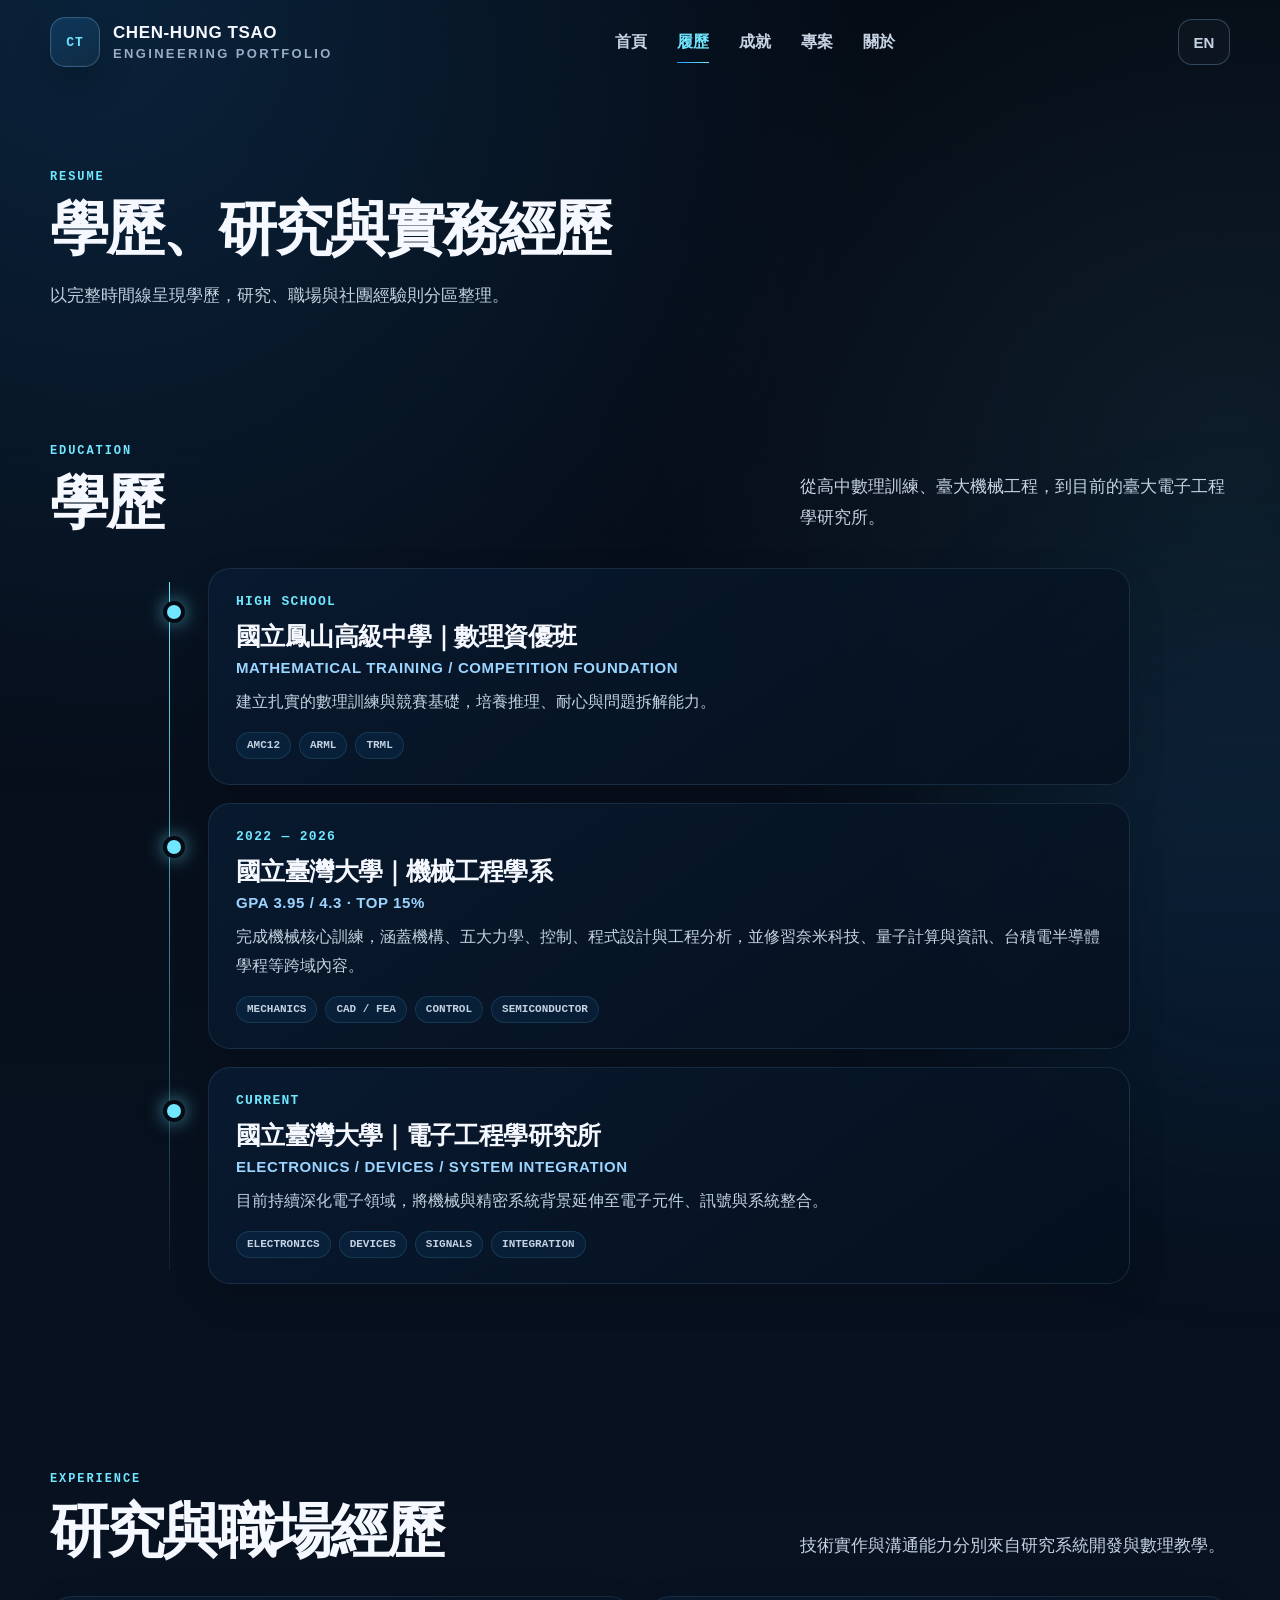
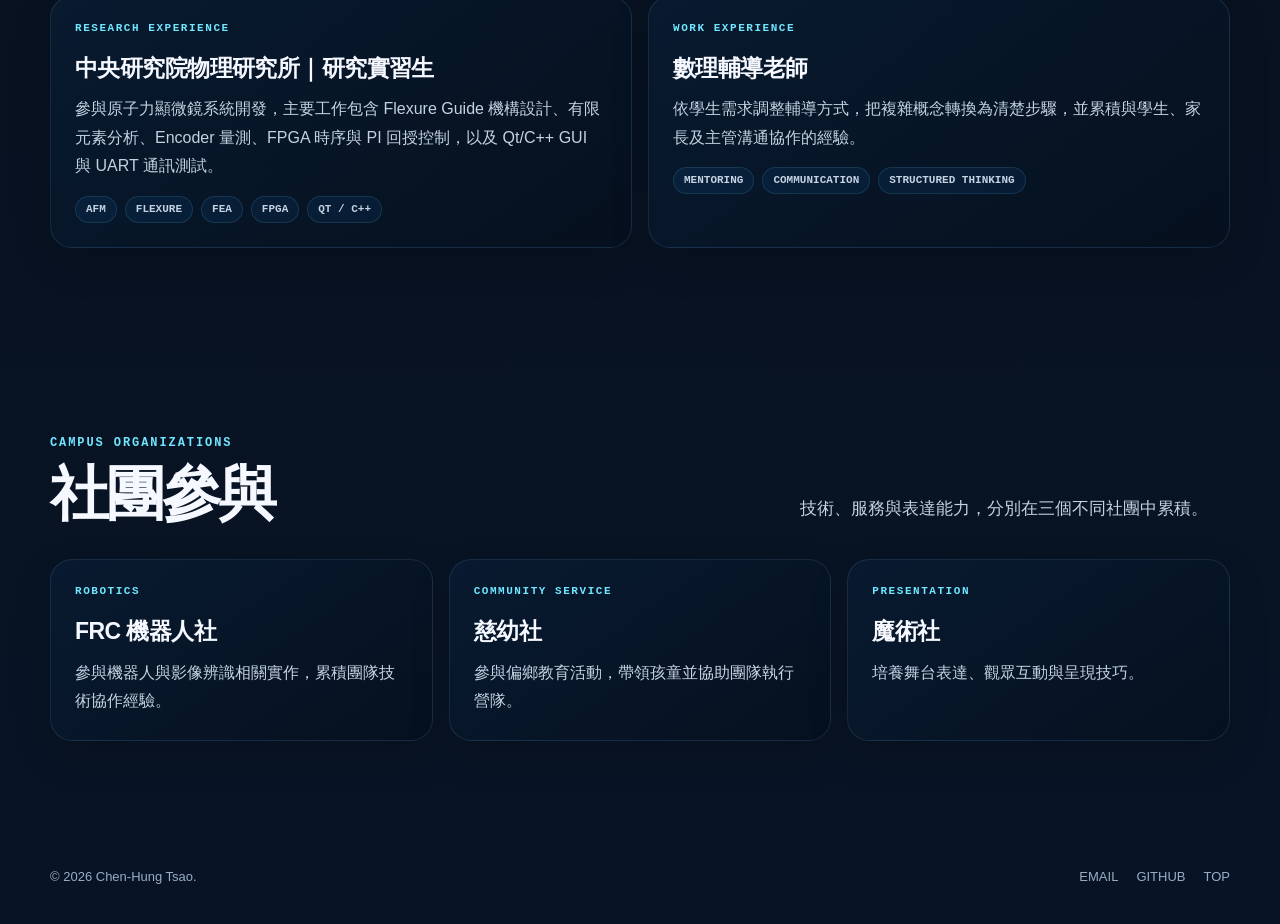
<file: resume.html>
<!doctype html>
<html lang="zh-Hant" data-lang="zh">
<head>
  <meta charset="utf-8">
  <meta name="viewport" content="width=device-width, initial-scale=1">
  <meta name="description" content="Education, research experience, work experience, and campus organizations of Chen-Hung Tsao.">
  <meta name="theme-color" content="#050b15">
  <meta property="og:title" content="Resume | Chen-Hung Tsao">
  <meta property="og:description" content="Education, research experience, work experience, and campus organizations of Chen-Hung Tsao.">
  <meta property="og:type" content="website">
  <title>Resume | Chen-Hung Tsao</title>
  <script>document.documentElement.classList.add('js')</script>
  <link rel="icon" href="data:image/svg+xml,%3Csvg xmlns='http://www.w3.org/2000/svg' viewBox='0 0 64 64'%3E%3Crect width='64' height='64' rx='16' fill='%23050b15'/%3E%3Cpath d='M18 19h28v8H36v22h-8V27H18z' fill='%2370e6ff'/%3E%3C/svg%3E">
  <link rel="stylesheet" href="styles.css">
</head>
<body class="is-loading">
  <div class="ambient-cursor" aria-hidden="true"></div>
  <a class="skip-link" href="#main"><span class="zh">跳至主要內容</span><span class="en">Skip to content</span></a>
  <header class="site-header" id="siteHeader">
    <div class="nav shell">
      <a class="brand" href="index.html" aria-label="Chen-Hung Tsao home">
        <span class="brand-mark">CT</span>
        <span class="brand-copy"><span class="brand-name">CHEN-HUNG TSAO</span><span class="brand-role">ENGINEERING PORTFOLIO</span></span>
      </a>
      <nav class="nav-links" id="navLinks" aria-label="Primary navigation"><a href="index.html" data-page="index.html"><span class="zh">首頁</span><span class="en">Home</span></a><a href="resume.html" data-page="resume.html"><span class="zh">履歷</span><span class="en">Resume</span></a><a href="achievements.html" data-page="achievements.html"><span class="zh">成就</span><span class="en">Achievements</span></a><a href="projects.html" data-page="projects.html"><span class="zh">專案</span><span class="en">Projects</span></a><a href="about.html" data-page="about.html"><span class="zh">關於</span><span class="en">About</span></a></nav>
      <div class="nav-actions">
        <button class="lang-toggle" id="langToggle" type="button" aria-label="Switch language">EN</button>
        <button class="nav-toggle" id="navToggle" type="button" aria-label="Open navigation" aria-expanded="false"><span></span></button>
      </div>
    </div>
  </header>
  <main id="main">
<section class="page-hero compact"><div class="shell reveal"><span class="kicker">Resume</span><h1 class="page-title zh">學歷、研究與實務經歷</h1><h1 class="page-title en">Education, research, and practical experience</h1><p class="page-intro zh">以完整時間線呈現學歷，研究、職場與社團經驗則分區整理。</p><p class="page-intro en">Education is presented as a full-width timeline, followed by clearly separated research, work, and campus experience.</p></div></section>
<section class="section"><div class="shell"><div class="section-head reveal"><div><span class="kicker">Education</span><h2 class="zh">學歷</h2><h2 class="en">Education</h2></div><p class="zh">從高中數理訓練、臺大機械工程，到目前的臺大電子工程學研究所。</p><p class="en">From high-school mathematical training to NTU Mechanical Engineering and the Graduate Institute of Electronics Engineering.</p></div><div class="resume-timeline">
  <article class="resume-entry reveal"><div class="resume-year">HIGH SCHOOL</div><h3 class="zh">國立鳳山高級中學｜數理資優班</h3><h3 class="en">National Feng-Shan Senior High School | Math & Science Gifted Program</h3><div class="org">MATHEMATICAL TRAINING / COMPETITION FOUNDATION</div><p class="zh">建立扎實的數理訓練與競賽基礎，培養推理、耐心與問題拆解能力。</p><p class="en">Built a strong mathematical foundation and early competition experience, developing reasoning, patience, and problem decomposition.</p><div class="tags"><span>AMC12</span><span>ARML</span><span>TRML</span></div></article>
  <article class="resume-entry reveal"><div class="resume-year">2022 — 2026</div><h3 class="zh">國立臺灣大學｜機械工程學系</h3><h3 class="en">National Taiwan University | Mechanical Engineering</h3><div class="org">GPA 3.95 / 4.3 · TOP 15%</div><p class="zh">完成機械核心訓練，涵蓋機構、五大力學、控制、程式設計與工程分析，並修習奈米科技、量子計算與資訊、台積電半導體學程等跨域內容。</p><p class="en">Completed core mechanical-engineering training across mechanics, design, control, programming, and analysis, with additional interdisciplinary study in nanotechnology, quantum information, and semiconductor coursework.</p><div class="tags"><span>MECHANICS</span><span>CAD / FEA</span><span>CONTROL</span><span>SEMICONDUCTOR</span></div></article>
  <article class="resume-entry reveal"><div class="resume-year">CURRENT</div><h3 class="zh">國立臺灣大學｜電子工程學研究所</h3><h3 class="en">National Taiwan University | Graduate Institute of Electronics Engineering</h3><div class="org">ELECTRONICS / DEVICES / SYSTEM INTEGRATION</div><p class="zh">目前持續深化電子領域，將機械與精密系統背景延伸至電子元件、訊號與系統整合。</p><p class="en">Currently deepening work in electronics, extending a mechanical and precision-systems foundation into devices, signals, and system integration.</p><div class="tags"><span>ELECTRONICS</span><span>DEVICES</span><span>SIGNALS</span><span>INTEGRATION</span></div></article>
</div></div></section>
<section class="section"><div class="shell"><div class="section-head reveal"><div><span class="kicker">Experience</span><h2 class="zh">研究與職場經歷</h2><h2 class="en">Research & Work Experience</h2></div><p class="zh">技術實作與溝通能力分別來自研究系統開發與數理教學。</p><p class="en">Technical practice and communication skills were developed through research-system work and mathematics / science teaching.</p></div><div class="two-col">
  <article class="content-card reveal"><div class="card-type">RESEARCH EXPERIENCE</div><h3 class="zh">中央研究院物理研究所｜研究實習生</h3><h3 class="en">Institute of Physics, Academia Sinica | Research Intern</h3><p class="zh">參與原子力顯微鏡系統開發，主要工作包含 Flexure Guide 機構設計、有限元素分析、Encoder 量測、FPGA 時序與 PI 回授控制，以及 Qt/C++ GUI 與 UART 通訊測試。</p><p class="en">Contributed to AFM system development through flexure-guide design, finite-element analysis, encoder measurement, FPGA timing and PI feedback, plus Qt/C++ GUI and UART communication tests.</p><div class="tags"><span>AFM</span><span>FLEXURE</span><span>FEA</span><span>FPGA</span><span>QT / C++</span></div></article>
  <article class="content-card reveal" data-delay="1"><div class="card-type">WORK EXPERIENCE</div><h3 class="zh">數理輔導老師</h3><h3 class="en">Math & Science Tutor</h3><p class="zh">依學生需求調整輔導方式，把複雜概念轉換為清楚步驟，並累積與學生、家長及主管溝通協作的經驗。</p><p class="en">Adapted tutoring strategies to individual needs, translating complex ideas into clear steps while developing communication with students, parents, and supervisors.</p><div class="tags"><span>MENTORING</span><span>COMMUNICATION</span><span>STRUCTURED THINKING</span></div></article>
</div></div></section>
<section class="section"><div class="shell"><div class="section-head reveal"><div><span class="kicker">Campus Organizations</span><h2 class="zh">社團參與</h2><h2 class="en">Campus Organizations</h2></div><p class="zh">技術、服務與表達能力，分別在三個不同社團中累積。</p><p class="en">Technical work, community service, and presentation skills were developed through three different organizations.</p></div><div class="three-col">
  <article class="club-card reveal"><div class="card-type">ROBOTICS</div><h3 class="zh">FRC 機器人社</h3><h3 class="en">FRC Robotics Club</h3><p class="zh">參與機器人與影像辨識相關實作，累積團隊技術協作經驗。</p><p class="en">Worked on robotics and image-recognition-related tasks, building technical teamwork experience.</p></article>
  <article class="club-card reveal" data-delay="1"><div class="card-type">COMMUNITY SERVICE</div><h3 class="zh">慈幼社</h3><h3 class="en">Community Service Club</h3><p class="zh">參與偏鄉教育活動，帶領孩童並協助團隊執行營隊。</p><p class="en">Joined rural educational service activities, mentored children, and supported camp execution.</p></article>
  <article class="club-card reveal" data-delay="2"><div class="card-type">PRESENTATION</div><h3 class="zh">魔術社</h3><h3 class="en">Magic Club</h3><p class="zh">培養舞台表達、觀眾互動與呈現技巧。</p><p class="en">Developed stage presence, audience interaction, and presentation skills.</p></article>
</div></div></section>
</main>
  <footer>
    <div class="shell footer-row"><span>© <span id="year"></span> Chen-Hung Tsao.</span><div class="footer-links"><a href="mailto:zoo312760851@gmail.com">EMAIL</a><a href="https://github.com/zoo312760851" target="_blank" rel="noreferrer">GITHUB</a><a href="#main">TOP</a></div></div>
  </footer>
  <script src="app.js"></script>
</body>
</html>
</file>
<file: styles.css>
:root {
  color-scheme: dark;
  --bg: #050b15;
  --bg-alt: #081426;
  --surface: rgba(8, 23, 43, .82);
  --surface-strong: rgba(10, 31, 57, .92);
  --line: rgba(143, 202, 255, .13);
  --line-strong: rgba(143, 202, 255, .28);
  --text: #f5f8ff;
  --muted: #98adc4;
  --muted-strong: #c4d2e2;
  --blue: #249dff;
  --cyan: #70e6ff;
  --ice: #e1f6ff;
  --green: #7ff1c5;
  --shadow: 0 24px 74px rgba(0, 0, 0, .34);
  --radius-xl: 30px;
  --radius-lg: 22px;
  --radius-md: 16px;
  --shell: min(1180px, calc(100% - 42px));
  --header: 84px;
}
* { box-sizing: border-box; }
html { scroll-behavior: smooth; }
body {
  margin: 0;
  min-width: 320px;
  min-height: 100vh;
  color: var(--text);
  background:
    radial-gradient(circle at 8% 0%, rgba(36, 157, 255, .16), transparent 28%),
    radial-gradient(circle at 96% 18%, rgba(112, 230, 255, .075), transparent 24%),
    linear-gradient(180deg, #050b15 0%, #07101d 42%, #081426 100%);
  font-family: Inter, ui-sans-serif, -apple-system, BlinkMacSystemFont, "Segoe UI", "Noto Sans TC", "Microsoft JhengHei", sans-serif;
  -webkit-font-smoothing: antialiased;
  overflow-x: hidden;
}
body::before {
  content: "";
  position: fixed;
  inset: 0;
  z-index: -3;
  pointer-events: none;
  opacity: .22;
  background-image:
    linear-gradient(rgba(107, 187, 255, .035) 1px, transparent 1px),
    linear-gradient(90deg, rgba(107, 187, 255, .035) 1px, transparent 1px);
  background-size: 76px 76px;
  mask-image: linear-gradient(#000 4%, rgba(0, 0, 0, .62) 66%, transparent 94%);
}
body::after {
  content: "";
  position: fixed;
  right: -250px;
  bottom: -260px;
  width: 560px;
  height: 560px;
  z-index: -3;
  pointer-events: none;
  border-radius: 50%;
  background: rgba(36, 157, 255, .08);
  filter: blur(100px);
}
body.is-loading .reveal { opacity: 0; transform: translateY(16px); }
body.is-ready .reveal { opacity: 1; transform: none; }
.reveal { transition: opacity .7s ease, transform .7s ease; }
.reveal[data-delay="1"] { transition-delay: .08s; }
.reveal[data-delay="2"] { transition-delay: .16s; }
.reveal[data-delay="3"] { transition-delay: .24s; }
a { color: inherit; text-decoration: none; }
button { font: inherit; }
img, svg { display: block; max-width: 100%; }
::selection { color: #00141d; background: var(--cyan); }
.shell { width: var(--shell); margin-inline: auto; }
.skip-link { position: fixed; top: -70px; left: 18px; z-index: 999; padding: 12px 16px; border-radius: 12px; color: #00141d; background: var(--cyan); transition: top .2s ease; }
.skip-link:focus { top: 18px; }
.ambient-cursor { position: fixed; z-index: -1; width: 360px; height: 360px; margin: -180px 0 0 -180px; border-radius: 50%; pointer-events: none; background: radial-gradient(circle, rgba(36,157,255,.08), transparent 68%); opacity: 0; transition: opacity .3s ease; }
@media (pointer: fine) { body:hover .ambient-cursor { opacity: 1; } }

.site-header { position: fixed; inset: 0 0 auto; z-index: 80; border-bottom: 1px solid transparent; transition: background .25s ease, border-color .25s ease, backdrop-filter .25s ease; }
.site-header.scrolled { background: rgba(5, 11, 21, .78); border-color: var(--line); backdrop-filter: blur(20px); }
.nav { min-height: var(--header); display: grid; grid-template-columns: auto 1fr auto; align-items: center; gap: 30px; }
.brand { display: inline-flex; align-items: center; gap: 13px; }
.brand-mark { width: 50px; height: 50px; display: grid; place-items: center; border: 1px solid var(--line-strong); border-radius: 15px; color: var(--cyan); background: linear-gradient(145deg, rgba(36,157,255,.18), rgba(112,230,255,.05)); box-shadow: inset 0 0 0 1px rgba(255,255,255,.03), 0 16px 34px rgba(0,0,0,.2); font: 820 13px/1 ui-monospace, SFMono-Regular, Menlo, Consolas, monospace; letter-spacing: .08em; }
.brand-copy { display: grid; gap: 3px; }
.brand-name { font-size: 17px; font-weight: 850; letter-spacing: .035em; }
.brand-role { color: var(--muted); font-size: 11px; font-weight: 780; letter-spacing: .18em; }
.nav-links { justify-self: center; display: flex; gap: 30px; align-items: center; }
.nav-links a { position: relative; color: var(--muted-strong); font-size: 14px; font-weight: 780; transition: color .2s ease; }
.nav-links a::after { content: ""; position: absolute; left: 0; right: 100%; bottom: -10px; height: 1px; background: linear-gradient(90deg, var(--blue), var(--cyan)); transition: right .22s ease; }
.nav-links a:hover, .nav-links a.active { color: var(--cyan); }
.nav-links a:hover::after, .nav-links a.active::after { right: 0; }
.nav-actions { display: flex; align-items: center; gap: 10px; }
.lang-toggle, .nav-toggle { border: 1px solid var(--line-strong); color: var(--muted-strong); background: rgba(255,255,255,.025); cursor: pointer; }
.lang-toggle { min-width: 52px; height: 46px; border-radius: 14px; font-size: 13px; font-weight: 820; }
.lang-toggle:hover { color: var(--cyan); border-color: rgba(112,230,255,.5); }
.nav-toggle { display: none; width: 44px; height: 42px; padding: 0; border-radius: 13px; place-items: center; gap: 4px; }
.nav-toggle span, .nav-toggle::before, .nav-toggle::after { content: ""; width: 18px; height: 1px; background: currentColor; }

main { display: block; }
.page-hero { padding: calc(var(--header) + 82px) 0 52px; }
.page-hero.compact { padding-bottom: 36px; }
.page-hero-grid { display: grid; grid-template-columns: minmax(0, 1.12fr) minmax(320px, .88fr); gap: 56px; align-items: center; }
.eyebrow { width: fit-content; display: inline-flex; align-items: center; gap: 10px; padding: 9px 13px; border: 1px solid rgba(112,230,255,.13); border-radius: 999px; color: var(--cyan); background: rgba(9,30,54,.38); font: 800 10px/1.3 ui-monospace, SFMono-Regular, Menlo, Consolas, monospace; letter-spacing: .14em; text-transform: uppercase; }
.status-dot { width: 7px; height: 7px; border-radius: 50%; background: var(--cyan); box-shadow: 0 0 0 7px rgba(112,230,255,.08), 0 0 16px rgba(112,230,255,.7); }
.hero-name { margin: 22px 0 0; font-size: clamp(46px, 5.2vw, 72px); line-height: .98; letter-spacing: -.055em; font-weight: 850; }
.hero-name span { display: block; }
.hero-tagline { max-width: 760px; margin: 20px 0 0; font-size: clamp(27px, 3vw, 46px); line-height: 1.13; letter-spacing: -.045em; font-weight: 830; color: transparent; background: linear-gradient(92deg, #fff 0%, #acd9ff 44%, var(--cyan) 100%); -webkit-background-clip: text; background-clip: text; }
.hero-copy { max-width: 720px; margin: 24px 0 0; color: var(--muted-strong); font-size: clamp(16px, 1.25vw, 18px); line-height: 1.92; }
.hero-actions { display: flex; flex-wrap: wrap; gap: 12px; margin-top: 32px; }
.button { min-height: 50px; display: inline-flex; align-items: center; justify-content: center; gap: 10px; padding: 0 20px; border: 1px solid var(--line-strong); border-radius: 15px; font-size: 14px; font-weight: 820; transition: transform .2s ease, border-color .2s ease, box-shadow .2s ease; }
.button:hover { transform: translateY(-2px); }
.button-primary { color: #00131d; border-color: transparent; background: linear-gradient(135deg, var(--blue), var(--cyan)); box-shadow: 0 18px 44px rgba(36,157,255,.24); }
.button-secondary { color: var(--text); background: rgba(255,255,255,.025); }
.button-secondary:hover { border-color: rgba(112,230,255,.52); }
.button svg { width: 16px; height: 16px; }

.system-visual { position: relative; min-height: 560px; display: grid; place-items: center; }
.system-panel { position: relative; width: min(100%, 520px); padding: 22px; border: 1px solid var(--line-strong); border-radius: var(--radius-xl); background: linear-gradient(150deg, rgba(11,32,58,.94), rgba(4,16,30,.94)); box-shadow: var(--shadow), inset 0 1px 0 rgba(255,255,255,.05); overflow: hidden; isolation: isolate; }
.system-panel::before { content: ""; position: absolute; width: 320px; height: 320px; right: -160px; top: -160px; z-index: -1; border-radius: 50%; background: rgba(36,157,255,.18); filter: blur(78px); }
.panel-top { display: flex; align-items: center; justify-content: space-between; color: var(--muted); font: 760 9px/1 ui-monospace, SFMono-Regular, Menlo, Consolas, monospace; letter-spacing: .09em; }
.panel-live { display: inline-flex; align-items: center; gap: 7px; color: var(--cyan); }
.panel-live::before { content: ""; width: 6px; height: 6px; border-radius: 50%; background: var(--cyan); box-shadow: 0 0 15px rgba(112,230,255,.82); }
.system-stage { position: relative; height: 346px; margin-top: 20px; border: 1px solid var(--line); border-radius: 22px; overflow: hidden; background: linear-gradient(rgba(112,230,255,.045) 1px, transparent 1px), linear-gradient(90deg, rgba(112,230,255,.045) 1px, transparent 1px), rgba(2,10,21,.64); background-size: 34px 34px; }
.circuit-svg { position: absolute; inset: 0; width: 100%; height: 100%; pointer-events: none; opacity: .75; }
.circuit-svg path, .circuit-svg circle, .circuit-svg rect { fill: none; stroke: rgba(112,230,255,.24); stroke-width: 1.4; vector-effect: non-scaling-stroke; }
.atom-core { position: absolute; left: 50%; top: 50%; width: 206px; height: 206px; transform: translate(-50%,-50%); border: 1px solid rgba(112,230,255,.28); border-radius: 50%; background: radial-gradient(circle at 38% 34%, rgba(112,230,255,.16), transparent 24%), linear-gradient(145deg, rgba(36,157,255,.08), rgba(4,16,30,.58)); box-shadow: inset 0 0 60px rgba(112,230,255,.04), 0 0 58px rgba(36,157,255,.14); }
.atom-core::before, .atom-core::after { content: ""; position: absolute; inset: 24px; border: 1px solid rgba(112,230,255,.13); border-radius: 50%; }
.atom-core::after { inset: 58px; border-color: rgba(112,230,255,.22); }
.orbit { position: absolute; left: 50%; top: 50%; width: 198px; height: 88px; border: 1px solid rgba(112,230,255,.2); border-radius: 50%; }
.orbit-a { transform: translate(-50%,-50%) rotate(18deg); }
.orbit-b { transform: translate(-50%,-50%) rotate(-22deg); }
.orbit-c { transform: translate(-50%,-50%) rotate(90deg); }
.center-chip { position: absolute; left: 50%; top: 50%; width: 102px; height: 102px; display: grid; place-items: center; transform: translate(-50%,-50%); border: 1px solid rgba(112,230,255,.32); border-radius: 25px; color: var(--ice); background: rgba(4,16,30,.92); box-shadow: inset 0 0 25px rgba(36,157,255,.14), 0 0 28px rgba(36,157,255,.14); font: 850 12px/1.45 ui-monospace, SFMono-Regular, Menlo, Consolas, monospace; text-align: center; letter-spacing: .08em; }
.electron { position: absolute; width: 10px; height: 10px; border-radius: 50%; background: var(--cyan); box-shadow: 0 0 18px rgba(112,230,255,.88); }
.e1 { top: 62px; left: 54%; animation: float-y 3.6s ease-in-out infinite; }
.e2 { left: 70px; top: 185px; background: var(--blue); animation: float-x 4.1s ease-in-out infinite; }
.e3 { right: 74px; bottom: 80px; animation: float-y 4.6s ease-in-out infinite reverse; }
@keyframes float-y { 0%,100% { transform: translateY(-4px); } 50% { transform: translateY(5px); } }
@keyframes float-x { 0%,100% { transform: translateX(-5px); } 50% { transform: translateX(5px); } }
.node { position: absolute; min-width: 88px; padding: 10px 11px; border: 1px solid var(--line); border-radius: 13px; color: var(--muted-strong); background: rgba(6,20,37,.9); font: 750 9px/1.45 ui-monospace, SFMono-Regular, Menlo, Consolas, monospace; box-shadow: 0 12px 30px rgba(0,0,0,.2); }
.node strong { display: block; margin-bottom: 2px; color: var(--cyan); font-size: 10px; }
.node-a { left: 18px; top: 28px; }
.node-b { right: 18px; top: 42px; }
.node-c { left: 22px; bottom: 32px; }
.node-d { right: 22px; bottom: 28px; }
.panel-metrics { display: grid; grid-template-columns: repeat(3, 1fr); gap: 10px; margin-top: 14px; }
.metric { min-width: 0; padding: 14px; border: 1px solid var(--line); border-radius: 16px; background: rgba(5,19,35,.72); }
.metric small { color: var(--muted); font: 750 8px/1.3 ui-monospace, SFMono-Regular, Menlo, Consolas, monospace; letter-spacing: .1em; }
.metric strong { display: block; margin-top: 7px; font-size: 17px; letter-spacing: -.03em; }
.metric span { display: block; margin-top: 5px; color: var(--muted); font-size: 10px; line-height: 1.4; }

.section { padding: 92px 0; }
.section-head { display: grid; grid-template-columns: minmax(0, 1fr) minmax(280px, 430px); gap: 30px; align-items: end; margin-bottom: 34px; }
.kicker { display: inline-block; color: var(--cyan); font: 800 10px/1.3 ui-monospace, SFMono-Regular, Menlo, Consolas, monospace; letter-spacing: .16em; text-transform: uppercase; }
.section-head h2, .page-title { margin: 12px 0 0; font-size: clamp(38px, 4.6vw, 60px); line-height: 1.05; letter-spacing: -.052em; }
.section-head p, .page-intro { margin: 0; color: var(--muted-strong); font-size: 15px; line-height: 1.86; }
.page-title { max-width: 850px; }
.page-intro { max-width: 720px; margin-top: 22px; }

.summary-grid { display: grid; grid-template-columns: repeat(4,1fr); gap: 14px; }
.summary-card, .link-card, .content-card, .credential-card, .project-card, .club-card, .course-card { position: relative; padding: 24px; border: 1px solid var(--line); border-radius: var(--radius-lg); background: linear-gradient(145deg, rgba(9,28,51,.82), rgba(5,16,30,.84)); box-shadow: 0 16px 40px rgba(0,0,0,.13); overflow: hidden; transition: transform .2s ease, border-color .2s ease, background .2s ease; }
.summary-card:hover, .link-card:hover, .content-card:hover, .credential-card:hover, .project-card:hover, .club-card:hover, .course-card:hover { transform: translateY(-4px); border-color: rgba(112,230,255,.3); background: linear-gradient(145deg, rgba(11,35,63,.86), rgba(5,18,34,.88)); }
.summary-card strong { display: block; font-size: 25px; letter-spacing: -.03em; }
.summary-card p { margin: 11px 0 0; color: var(--muted-strong); font-size: 13px; line-height: 1.72; }
.link-grid { display: grid; grid-template-columns: repeat(3,1fr); gap: 16px; }
.link-card { min-height: 270px; display: flex; flex-direction: column; }
.card-index { color: var(--cyan); font: 800 10px/1 ui-monospace, SFMono-Regular, Menlo, Consolas, monospace; letter-spacing: .12em; }
.link-card h3, .content-card h3, .credential-card h3, .club-card h3, .course-card h3 { margin: 18px 0 0; font-size: 23px; line-height: 1.32; letter-spacing: -.025em; }
.link-card p, .content-card p, .credential-card p, .club-card p, .course-card p { margin: 12px 0 0; color: var(--muted-strong); font-size: 14px; line-height: 1.78; }
.card-arrow { margin-top: auto; padding-top: 24px; color: var(--cyan); font-size: 23px; transition: transform .2s ease; }
.link-card:hover .card-arrow { transform: translateX(6px); }

.project-preview { display: grid; grid-template-columns: minmax(0,1.05fr) minmax(330px,.95fr); gap: 16px; }
.preview-copy, .preview-data { padding: 28px; border: 1px solid var(--line); border-radius: 26px; background: linear-gradient(145deg, rgba(10,31,57,.84), rgba(5,15,29,.84)); box-shadow: var(--shadow); }
.preview-copy h3 { margin: 12px 0 0; font-size: clamp(29px,3.4vw,44px); line-height: 1.13; letter-spacing: -.04em; }
.preview-copy p { margin: 16px 0 0; color: var(--muted-strong); font-size: 15px; line-height: 1.86; }
.project-points { display: grid; gap: 10px; margin-top: 20px; }
.project-points div { display: grid; grid-template-columns: 34px 1fr; gap: 10px; padding: 13px 14px; border: 1px solid rgba(112,230,255,.1); border-radius: 15px; color: var(--muted-strong); background: rgba(255,255,255,.02); font-size: 13px; line-height: 1.68; }
.project-points b { color: var(--cyan); font: 850 12px/1 ui-monospace, SFMono-Regular, Menlo, Consolas, monospace; }
.preview-data-grid { display: grid; grid-template-columns: repeat(2,1fr); gap: 12px; }
.data-box { padding: 17px; border: 1px solid rgba(112,230,255,.11); border-radius: 16px; background: rgba(255,255,255,.02); }
.data-box small { color: var(--muted); font: 750 8px/1.3 ui-monospace, SFMono-Regular, Menlo, Consolas, monospace; letter-spacing: .09em; }
.data-box strong { display: block; margin-top: 8px; font-size: 26px; letter-spacing: -.04em; }
.data-box span { display: block; margin-top: 5px; color: var(--muted-strong); font-size: 11px; line-height: 1.5; }
.mini-chart { margin-top: 18px; border: 1px solid rgba(112,230,255,.1); border-radius: 18px; background: rgba(3,10,20,.52); overflow: hidden; }
.mini-chart .axis { fill: none; stroke: rgba(112,230,255,.12); stroke-width: 1; }
.mini-chart .plot { fill: none; stroke: url(#line-gradient); stroke-width: 3; stroke-linecap: round; }

/* Resume timeline */
.resume-timeline { position: relative; max-width: 980px; margin: 0 auto; padding-left: 58px; }
.resume-timeline::before { content: ""; position: absolute; left: 19px; top: 14px; bottom: 14px; width: 1px; background: linear-gradient(var(--cyan), rgba(112,230,255,.08)); }
.resume-entry { position: relative; margin-bottom: 18px; padding: 25px 27px; border: 1px solid var(--line); border-radius: 22px; background: linear-gradient(145deg, rgba(9,28,51,.82), rgba(5,16,30,.86)); box-shadow: 0 15px 38px rgba(0,0,0,.12); }
.resume-entry:last-child { margin-bottom: 0; }
.resume-entry::before { content: ""; position: absolute; left: -46px; top: 32px; width: 14px; height: 14px; border: 4px solid var(--bg); border-radius: 50%; background: var(--cyan); box-shadow: 0 0 18px rgba(112,230,255,.58); }
.resume-year { color: var(--cyan); font: 820 11px/1.3 ui-monospace, SFMono-Regular, Menlo, Consolas, monospace; letter-spacing: .1em; }
.resume-entry h3 { margin: 9px 0 0; font-size: 25px; line-height: 1.3; letter-spacing: -.025em; }
.resume-entry .org { margin-top: 7px; color: #9bd5ff; font-size: 13px; font-weight: 780; letter-spacing: .04em; }
.resume-entry p { margin: 12px 0 0; color: var(--muted-strong); font-size: 14px; line-height: 1.8; }
.tags { display: flex; flex-wrap: wrap; gap: 8px; margin-top: 15px; }
.tags span { padding: 6px 9px; border: 1px solid rgba(112,230,255,.12); border-radius: 999px; color: var(--muted-strong); background: rgba(36,157,255,.08); font: 750 9px/1 ui-monospace, SFMono-Regular, Menlo, Consolas, monospace; }
.two-col { display: grid; grid-template-columns: repeat(2,1fr); gap: 16px; }
.three-col { display: grid; grid-template-columns: repeat(3,1fr); gap: 16px; }
.card-type { color: var(--cyan); font: 800 9px/1.3 ui-monospace, SFMono-Regular, Menlo, Consolas, monospace; letter-spacing: .14em; text-transform: uppercase; }
.stack-list { display: grid; gap: 11px; margin-top: 15px; color: var(--muted-strong); font-size: 13px; line-height: 1.68; }
.stack-list div { padding: 12px 14px; border: 1px solid rgba(112,230,255,.09); border-radius: 14px; background: rgba(255,255,255,.018); }
.stack-list strong { display: block; margin-bottom: 4px; color: var(--ice); }

/* Venn */
.venn-shell { padding: 24px; border: 1px solid var(--line); border-radius: 28px; background: linear-gradient(145deg, rgba(8,24,44,.82), rgba(4,14,27,.86)); box-shadow: var(--shadow); overflow: hidden; }
.venn-stage { position: relative; min-height: 620px; display: grid; place-items: center; border: 1px solid rgba(112,230,255,.09); border-radius: 22px; background: radial-gradient(circle at 50% 48%, rgba(112,230,255,.055), transparent 32%), linear-gradient(rgba(112,230,255,.03) 1px, transparent 1px), linear-gradient(90deg, rgba(112,230,255,.03) 1px, transparent 1px), rgba(3,11,22,.56); background-size: auto, 42px 42px, 42px 42px, auto; }
.venn-svg { width: min(100%, 900px); height: auto; overflow: visible; }
.venn-circle { fill-opacity: .17; stroke-width: 2; transition: fill-opacity .22s ease, stroke-width .22s ease, filter .22s ease; cursor: pointer; }
.venn-circle.mech { fill: #249dff; stroke: #5ab8ff; }
.venn-circle.elec { fill: #70e6ff; stroke: #70e6ff; }
.venn-circle.nano { fill: #7ff1c5; stroke: #7ff1c5; }
.venn-circle:hover, .venn-circle.active { fill-opacity: .29; stroke-width: 3; filter: drop-shadow(0 0 12px rgba(112,230,255,.24)); }
.venn-label { fill: var(--text); font-family: Inter, "Noto Sans TC", sans-serif; font-weight: 800; pointer-events: none; }
.venn-sub { fill: var(--muted-strong); font-family: Inter, "Noto Sans TC", sans-serif; font-size: 13px; pointer-events: none; }
.venn-center { fill: #e9fbff; font-family: Inter, "Noto Sans TC", sans-serif; font-size: 18px; font-weight: 850; text-anchor: middle; pointer-events: none; }
.venn-center-sub { fill: var(--cyan); font-family: ui-monospace, Menlo, Consolas, monospace; font-size: 11px; text-anchor: middle; letter-spacing: .09em; pointer-events: none; }
.domain-grid { display: grid; grid-template-columns: repeat(4,1fr); gap: 14px; margin-top: 16px; }
.domain-card { padding: 20px; border: 1px solid var(--line); border-radius: 18px; background: rgba(255,255,255,.02); transition: border-color .2s ease, transform .2s ease, background .2s ease; }
.domain-card.active { transform: translateY(-3px); border-color: rgba(112,230,255,.34); background: rgba(36,157,255,.08); }
.domain-card h3 { margin: 0; font-size: 18px; line-height: 1.35; }
.domain-card ul { margin: 13px 0 0; padding-left: 18px; color: var(--muted-strong); font-size: 13px; line-height: 1.75; }
.credential-grid { display: grid; grid-template-columns: repeat(3,1fr); gap: 16px; }
.competition-strip { display: grid; grid-template-columns: repeat(3,1fr); gap: 12px; margin-top: 16px; }
.competition-item { padding: 16px 18px; border: 1px solid var(--line); border-radius: 16px; background: rgba(255,255,255,.02); color: var(--muted-strong); font-size: 13px; line-height: 1.6; }
.competition-item strong { color: var(--ice); }

/* Projects */
.case-study { display: grid; gap: 16px; }
.project-card { padding: 30px; }
.project-card.featured { display: grid; grid-template-columns: minmax(0,1.08fr) minmax(320px,.92fr); gap: 24px; }
.project-card h2 { margin: 12px 0 0; font-size: clamp(32px,4vw,50px); line-height: 1.1; letter-spacing: -.045em; }
.project-card h3 { margin: 10px 0 0; font-size: 24px; line-height: 1.3; }
.project-card p { margin: 15px 0 0; color: var(--muted-strong); font-size: 14px; line-height: 1.82; }
.project-flow { display: grid; gap: 10px; margin-top: 20px; }
.flow-step { display: grid; grid-template-columns: 36px 1fr; gap: 12px; padding: 13px 14px; border: 1px solid rgba(112,230,255,.1); border-radius: 15px; background: rgba(255,255,255,.018); color: var(--muted-strong); font-size: 13px; line-height: 1.68; }
.flow-step b { color: var(--cyan); font: 850 12px/1 ui-monospace, SFMono-Regular, Menlo, Consolas, monospace; }
.project-visual { position: relative; min-height: 390px; border: 1px solid rgba(112,230,255,.1); border-radius: 20px; background: linear-gradient(rgba(112,230,255,.035) 1px, transparent 1px), linear-gradient(90deg, rgba(112,230,255,.035) 1px, transparent 1px), rgba(3,11,22,.58); background-size: 38px 38px; overflow: hidden; }
.project-visual svg { width: 100%; height: 100%; }
.project-visual .wire { fill: none; stroke: rgba(112,230,255,.44); stroke-width: 2; }
.project-visual .box { fill: rgba(7,24,44,.92); stroke: rgba(112,230,255,.22); }
.project-visual .title { fill: var(--ice); font-family: Inter, "Noto Sans TC", sans-serif; font-size: 14px; font-weight: 800; }
.project-visual .sub { fill: var(--muted); font-family: ui-monospace, Menlo, Consolas, monospace; font-size: 10px; }
.project-results { display: grid; grid-template-columns: repeat(4,1fr); gap: 12px; margin-top: 16px; }
.result { padding: 16px; border: 1px solid var(--line); border-radius: 16px; background: rgba(255,255,255,.02); }
.result small { color: var(--muted); font: 750 8px/1.3 ui-monospace, Menlo, Consolas, monospace; letter-spacing: .09em; }
.result strong { display: block; margin-top: 7px; font-size: 24px; letter-spacing: -.035em; }
.result span { display: block; margin-top: 5px; color: var(--muted-strong); font-size: 11px; line-height: 1.45; }

/* About */
.about-grid { display: grid; grid-template-columns: minmax(260px,.85fr) minmax(0,1.15fr); gap: 18px; }
.about-quote, .about-copy, .contact-panel { padding: 28px; border: 1px solid var(--line); border-radius: 26px; background: linear-gradient(145deg, rgba(10,31,57,.84), rgba(5,15,29,.84)); box-shadow: var(--shadow); }
.quote-mark { color: var(--cyan); font: 900 100px/.75 Georgia, serif; opacity: .66; }
.about-quote h2 { margin: 18px 0 0; font-size: clamp(30px,3.8vw,48px); line-height: 1.13; letter-spacing: -.045em; }
.about-copy p { margin: 0; color: var(--muted-strong); font-size: 15px; line-height: 1.92; }
.about-copy p + p { margin-top: 20px; }
.principles { display: grid; grid-template-columns: repeat(3,1fr); gap: 10px; margin-top: 26px; }
.principle { padding: 15px; border: 1px solid rgba(112,230,255,.1); border-radius: 15px; background: rgba(255,255,255,.02); }
.principle strong { display: block; color: var(--cyan); font-size: 12px; }
.principle span { display: block; margin-top: 6px; color: var(--muted-strong); font-size: 11px; line-height: 1.55; }
.contact-panel { margin-top: 18px; min-height: 330px; display: grid; place-items: center; text-align: center; background: radial-gradient(circle at 50% 0%, rgba(36,157,255,.15), transparent 36%), linear-gradient(145deg, rgba(10,31,57,.9), rgba(5,15,29,.92)); }
.contact-panel h2 { margin: 12px 0 0; font-size: clamp(34px,4.3vw,56px); line-height: 1.08; letter-spacing: -.05em; }
.contact-panel p { max-width: 640px; margin: 18px auto 0; color: var(--muted-strong); font-size: 15px; line-height: 1.85; }
.contact-actions { display: flex; justify-content: center; flex-wrap: wrap; gap: 12px; margin-top: 28px; }

footer { padding: 36px 0 44px; }
.footer-row { display: flex; align-items: center; justify-content: space-between; gap: 24px; color: var(--muted); font-size: 11px; }
.footer-links { display: flex; gap: 18px; }
.footer-links a:hover { color: var(--cyan); }


[data-lang="en"] .zh { display: none !important; }
[data-lang="zh"] .en { display: none !important; }

@media (max-width: 1040px) {
  .nav-links { position: fixed; inset: var(--header) 20px auto; display: none; padding: 18px; border: 1px solid var(--line-strong); border-radius: 18px; background: rgba(5,11,21,.97); backdrop-filter: blur(18px); box-shadow: var(--shadow); }
  .nav-links.open { display: grid; gap: 0; }
  .nav-links a { padding: 13px 10px; }
  .nav-links a::after { display: none; }
  .nav-toggle { display: grid; }
  .page-hero-grid, .project-preview, .project-card.featured, .about-grid { grid-template-columns: 1fr; }
  .system-visual { min-height: auto; }
  .summary-grid, .link-grid, .credential-grid { grid-template-columns: repeat(2,1fr); }
  .domain-grid { grid-template-columns: repeat(2,1fr); }
  .section-head { grid-template-columns: 1fr; }
  .project-results { grid-template-columns: repeat(2,1fr); }
}
@media (max-width: 700px) {
  :root { --shell: min(100% - 26px, 1180px); --header: 74px; }
  .brand-role { display: none; }
  .brand-mark { width: 44px; height: 44px; }
  .nav { min-height: var(--header); gap: 12px; }
  .nav-links { inset: var(--header) 13px auto; }
  .page-hero { padding-top: calc(var(--header) + 56px); }
  .hero-name { font-size: clamp(39px,11.5vw,54px); }
  .hero-tagline { font-size: clamp(24px,8vw,36px); }
  .hero-actions { flex-direction: column; }
  .button { width: 100%; }
  .system-panel { padding: 16px; }
  .system-stage { height: 306px; }
  .atom-core { width: 170px; height: 170px; }
  .center-chip { width: 86px; height: 86px; font-size: 10px; }
  .node { min-width: 72px; padding: 8px; font-size: 8px; }
  .node-a { left: 8px; top: 20px; }
  .node-b { right: 8px; top: 28px; }
  .node-c { left: 10px; bottom: 24px; }
  .node-d { right: 10px; bottom: 21px; }
  .panel-metrics, .summary-grid, .link-grid, .two-col, .three-col, .credential-grid, .competition-strip, .domain-grid, .preview-data-grid, .project-results, .principles { grid-template-columns: 1fr; }
  .section { padding: 76px 0; }
  .section-head h2, .page-title { font-size: 37px; }
  .resume-timeline { padding-left: 38px; }
  .resume-timeline::before { left: 12px; }
  .resume-entry::before { left: -34px; }
  .resume-entry { padding: 21px; }
  .venn-shell { padding: 14px; }
  .venn-stage { min-height: 430px; }
  .venn-svg { width: 760px; max-width: none; transform: scale(.64); }
  .project-card, .preview-copy, .preview-data, .about-quote, .about-copy, .contact-panel { padding: 22px; }
  .footer-row { flex-direction: column; align-items: flex-start; }
}


/* V7 legibility and bilingual visual pass */
body { font-size: 16px; }
.brand-role { font-size: 13px; }
.nav-links a { font-size: 16px; }
.lang-toggle { font-size: 15px; }
.eyebrow { font-size: 12px; }
.button { font-size: 15px; }
.panel-top { font-size: 11px; }
.center-chip { font-size: 13px; }
.node { min-width: 96px; padding: 11px 12px; font-size: 11px; }
.node strong { font-size: 12px; }
.metric small { font-size: 10px; }
.metric strong { font-size: 19px; }
.metric span { font-size: 12px; line-height: 1.5; }
.kicker { font-size: 12px; }
.section-head p, .page-intro { font-size: 17px; line-height: 1.82; }
.summary-card p { font-size: 15px; }
.card-index { font-size: 12px; }
.link-card p, .content-card p, .credential-card p, .club-card p, .course-card p { font-size: 16px; }
.project-points div { font-size: 15px; }
.project-points b { font-size: 13px; }
.data-box small { font-size: 10px; }
.data-box span { font-size: 13px; }
.resume-year { font-size: 13px; }
.resume-entry .org { font-size: 15px; }
.resume-entry p { font-size: 16px; }
.tags span { font-size: 11px; padding: 7px 10px; }
.card-type { font-size: 11px; }
.stack-list { font-size: 15px; }
.venn-label { font-size: 28px; }
.venn-label-en { font-size: 24px; }
.venn-sub { font-size: 16px; }
.venn-center { font-size: 22px; }
.venn-center-sub { font-size: 14px; letter-spacing: .055em; }
.domain-card h3 { font-size: 20px; }
.domain-card ul { font-size: 15px; line-height: 1.72; }
.competition-item { font-size: 15px; }
.project-card p { font-size: 16px; }
.flow-step { font-size: 15px; }
.flow-step b { font-size: 13px; }
.project-visual .title { font-size: 16px; }
.project-visual .sub { font-size: 12px; }
.result small { font-size: 10px; }
.result span { font-size: 13px; }
.about-copy p { font-size: 17px; }
.principle strong { font-size: 14px; }
.principle span { font-size: 13px; }
.contact-panel p { font-size: 17px; }
.footer-row { font-size: 13px; }

.venn-copy { pointer-events: none; }
[data-venn-lang] { transition: opacity .16s ease; }
[data-lang="zh"] [data-venn-lang="en"],
[data-lang="en"] [data-venn-lang="zh"] { display: none !important; }

@media (max-width: 700px) {
  .node { min-width: 80px; padding: 9px; font-size: 10px; }
  .node strong { font-size: 11px; }
  .center-chip { font-size: 12px; }
  .venn-stage { min-height: 470px; }
  .venn-svg { width: 800px; max-width: none; transform: scale(.62); }
}

@media (prefers-reduced-motion: reduce) {
  html { scroll-behavior: auto; }
  *, *::before, *::after { animation-duration: .01ms !important; animation-iteration-count: 1 !important; transition-duration: .01ms !important; }
  .ambient-cursor { display: none; }
}


/* V10 mobile Venn alignment fix */
@media (max-width: 700px) {
  .venn-shell {
    padding: 10px;
    overflow: hidden;
  }
  .venn-stage {
    width: 100%;
    min-height: 0;
    aspect-ratio: 920 / 650;
    display: block;
    overflow: hidden;
  }
  .venn-svg {
    display: block;
    width: 100%;
    height: 100%;
    max-width: 100%;
    transform: none;
    transform-origin: center;
  }
  .venn-label { font-size: 32px; }
  .venn-label-en { font-size: 27px; }
  .venn-sub { font-size: 19px; }
  .venn-center { font-size: 25px; }
  .venn-center-sub { font-size: 16px; letter-spacing: .035em; }
}
</file>
